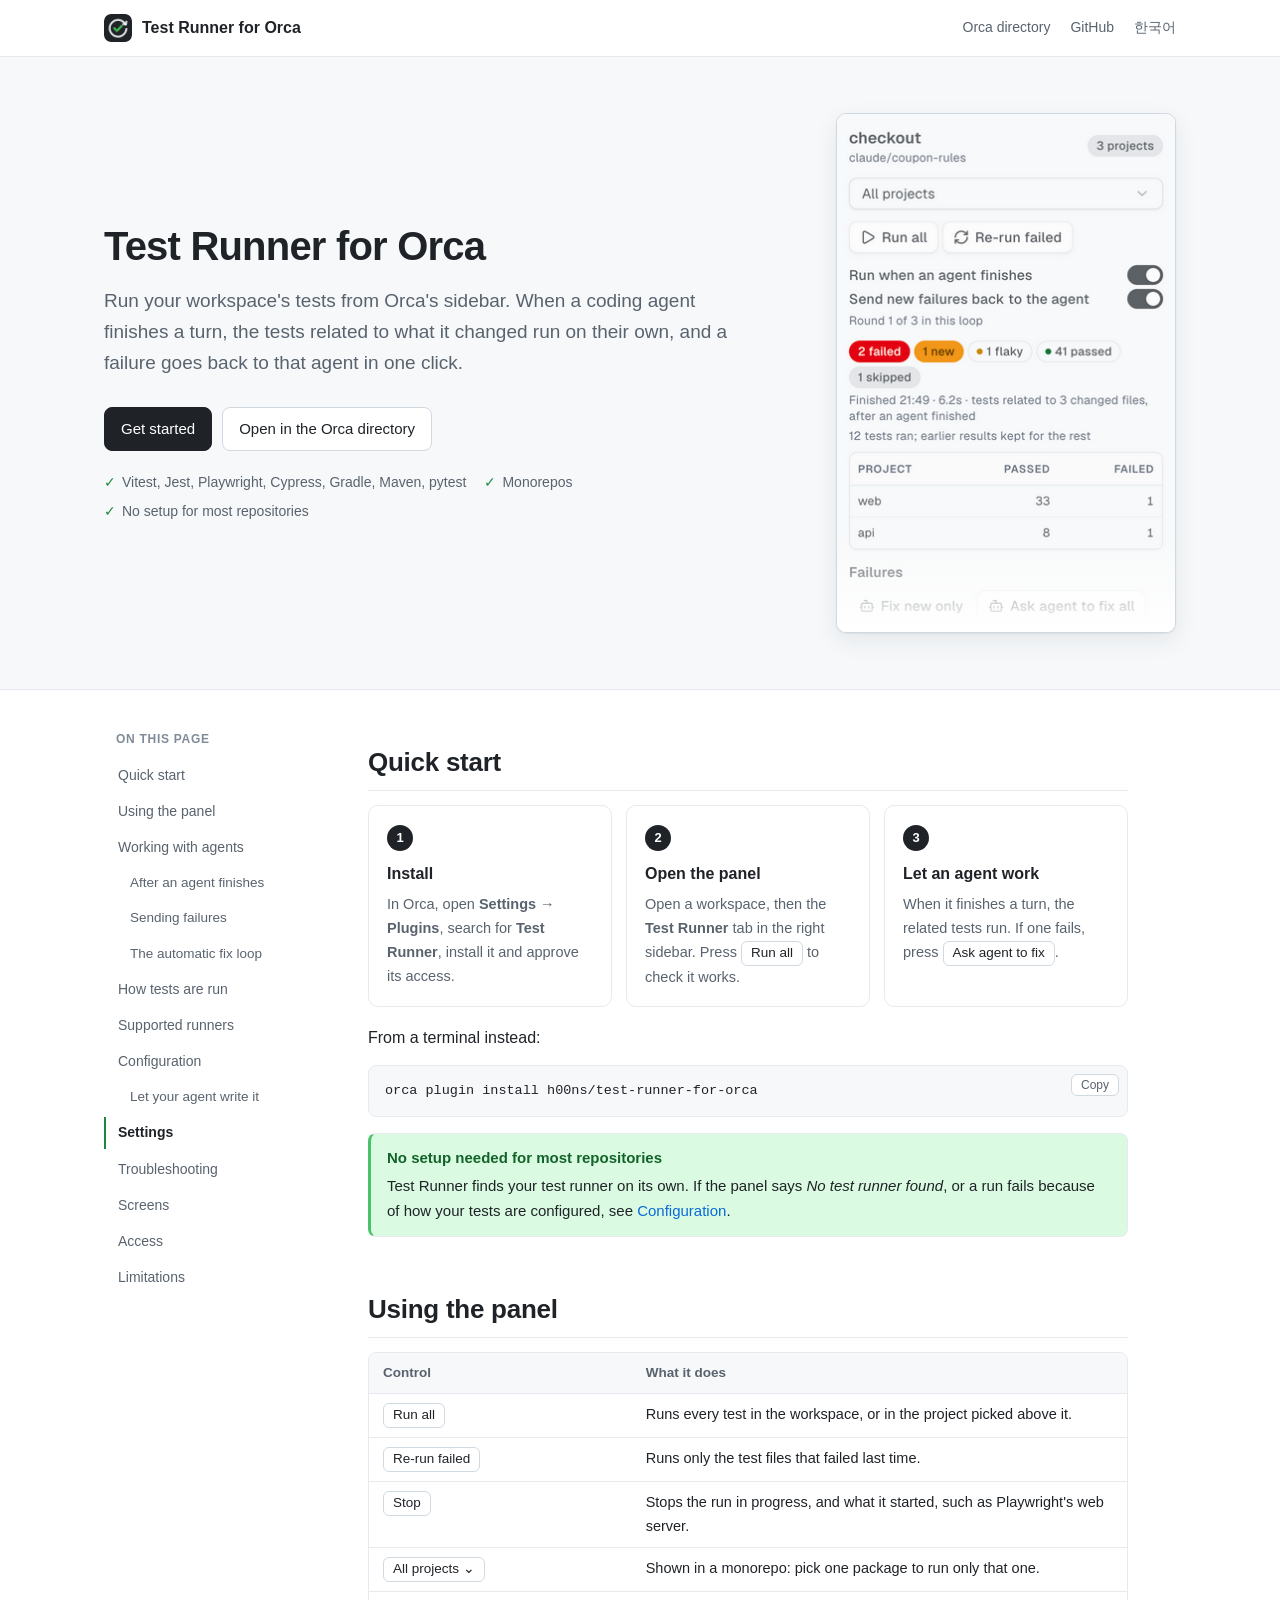
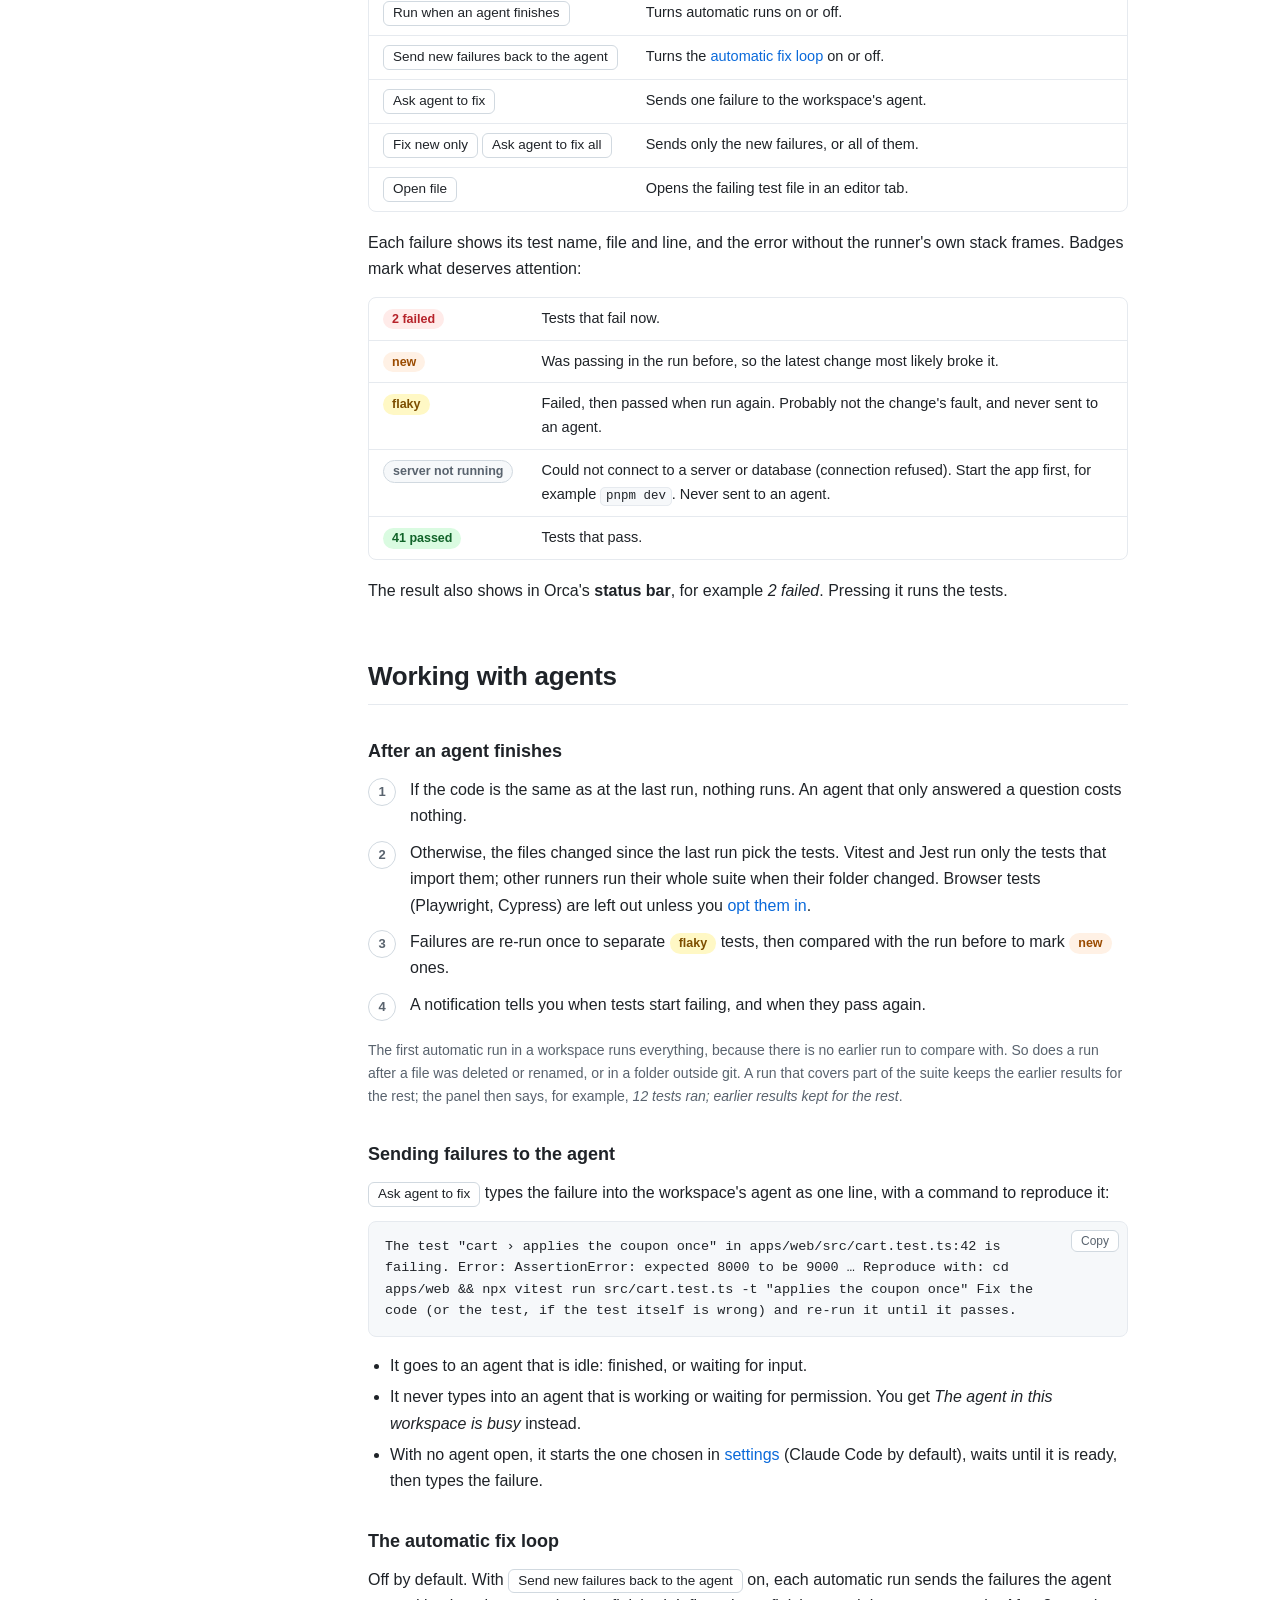
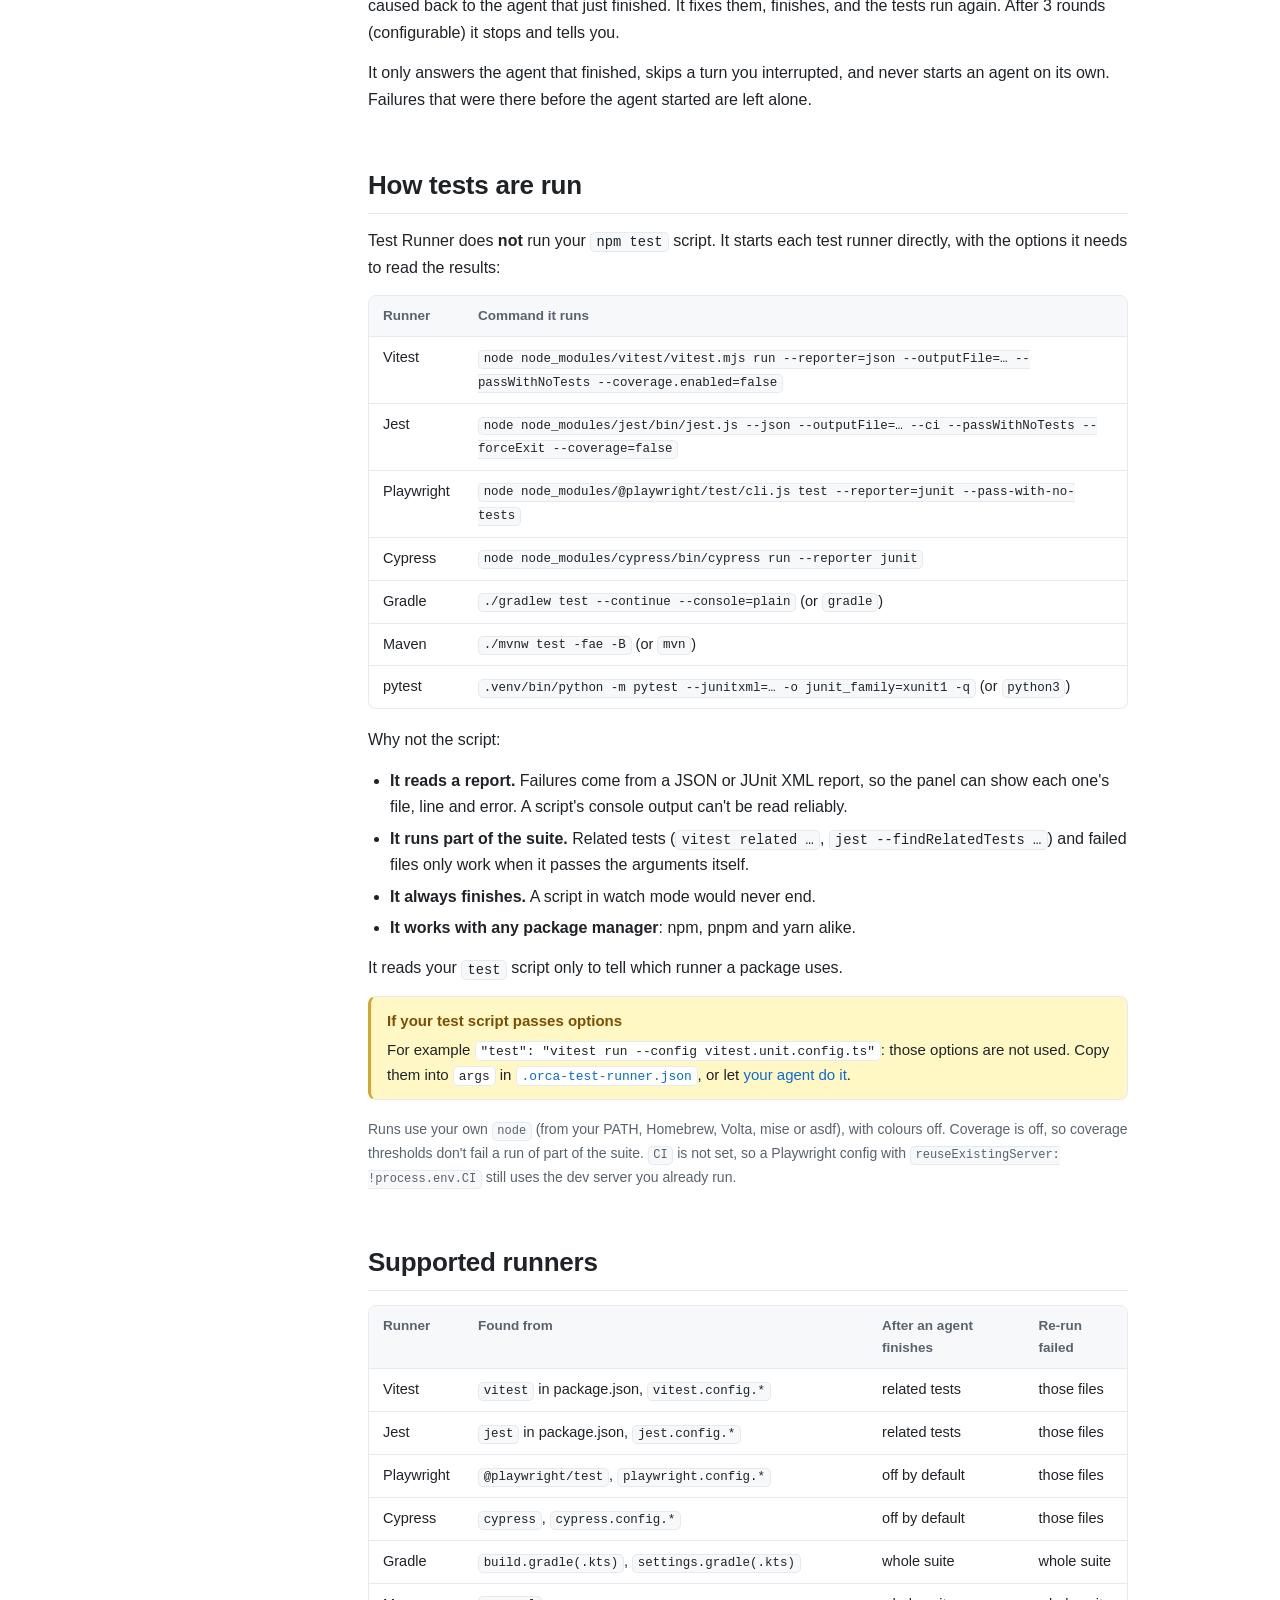
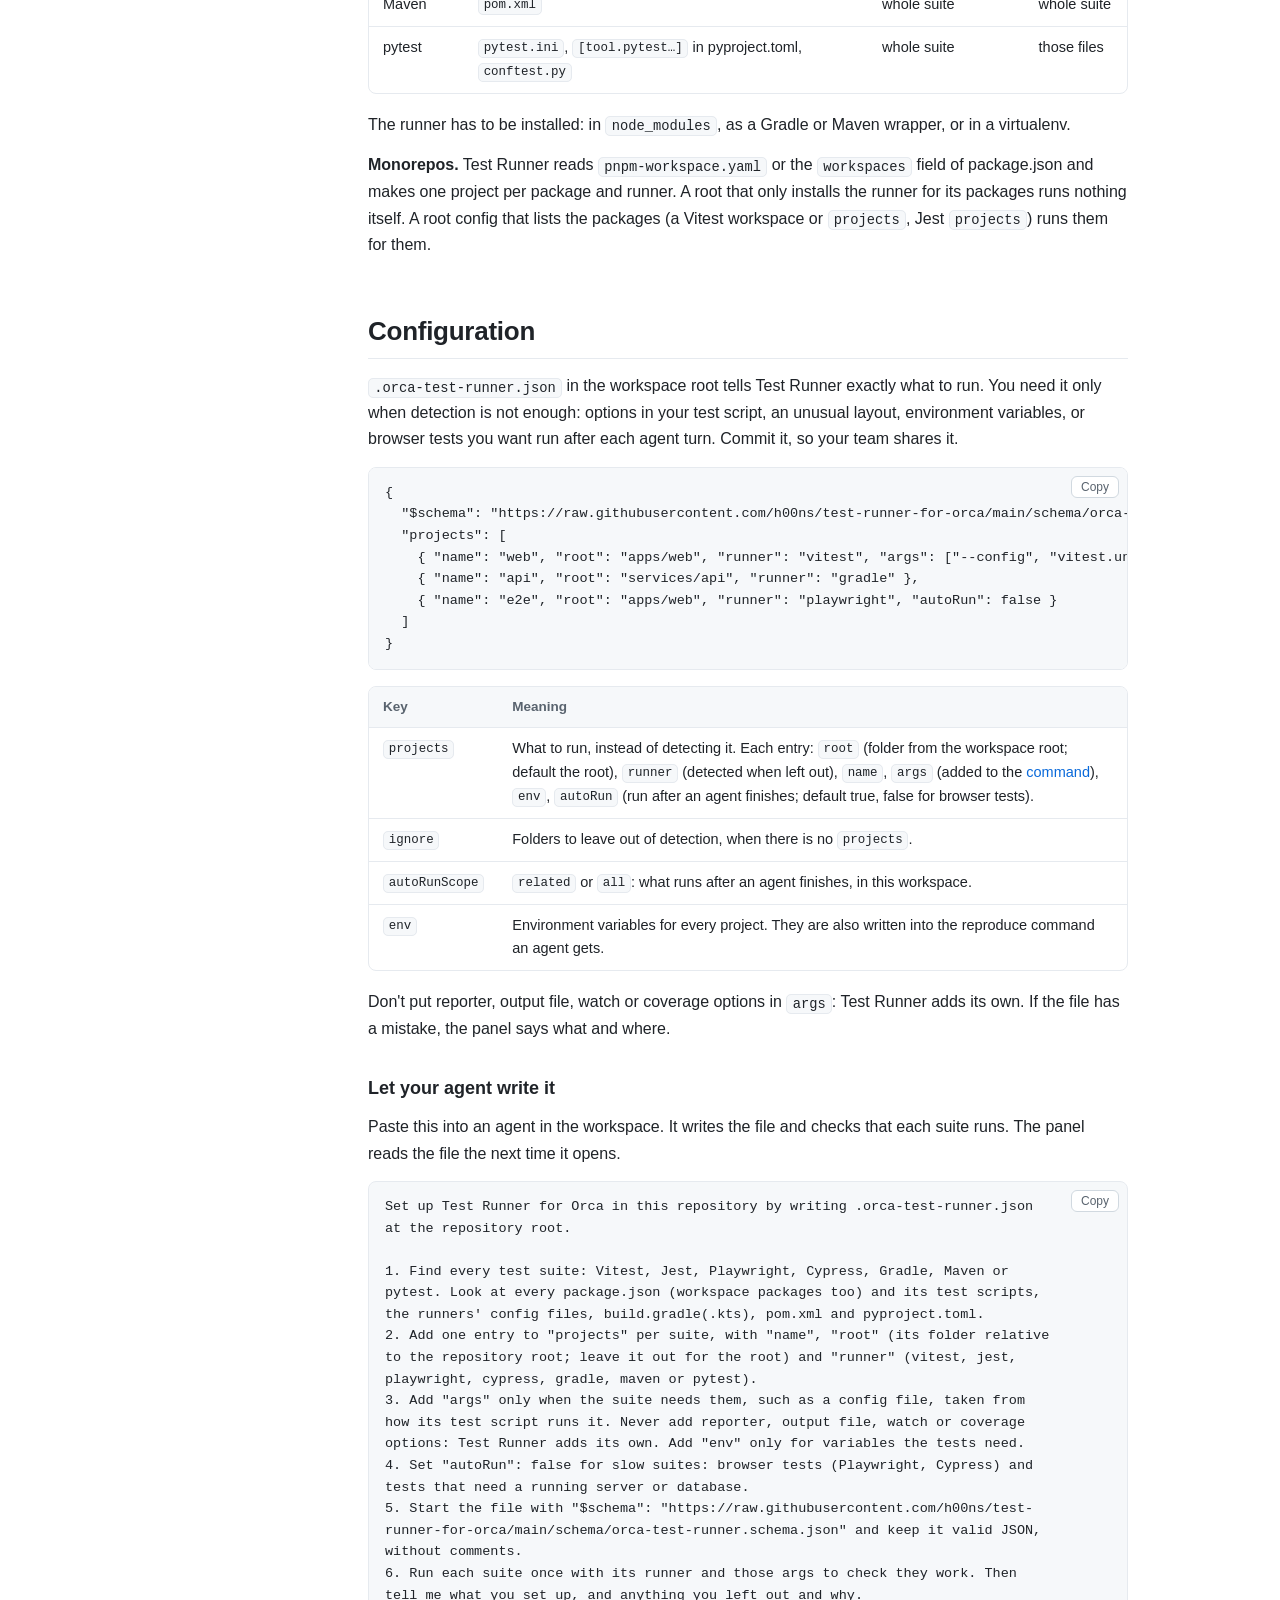
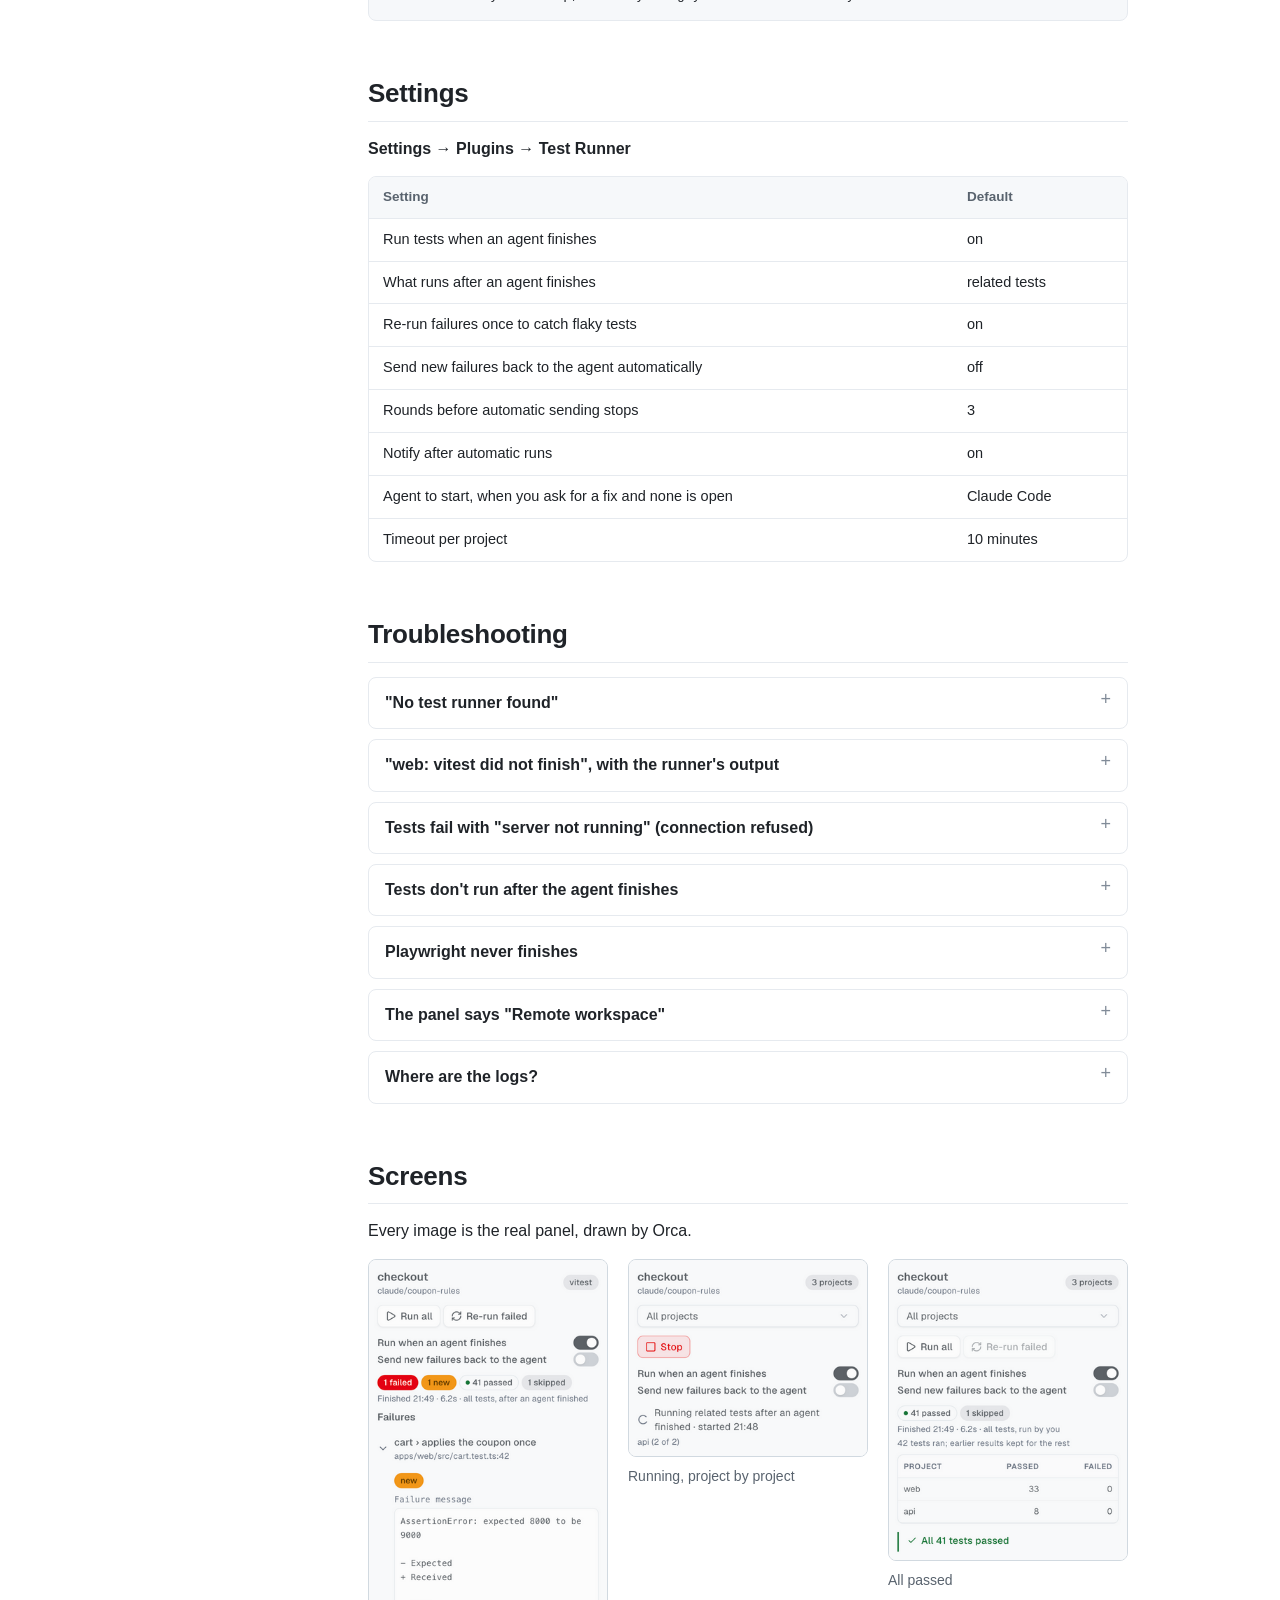
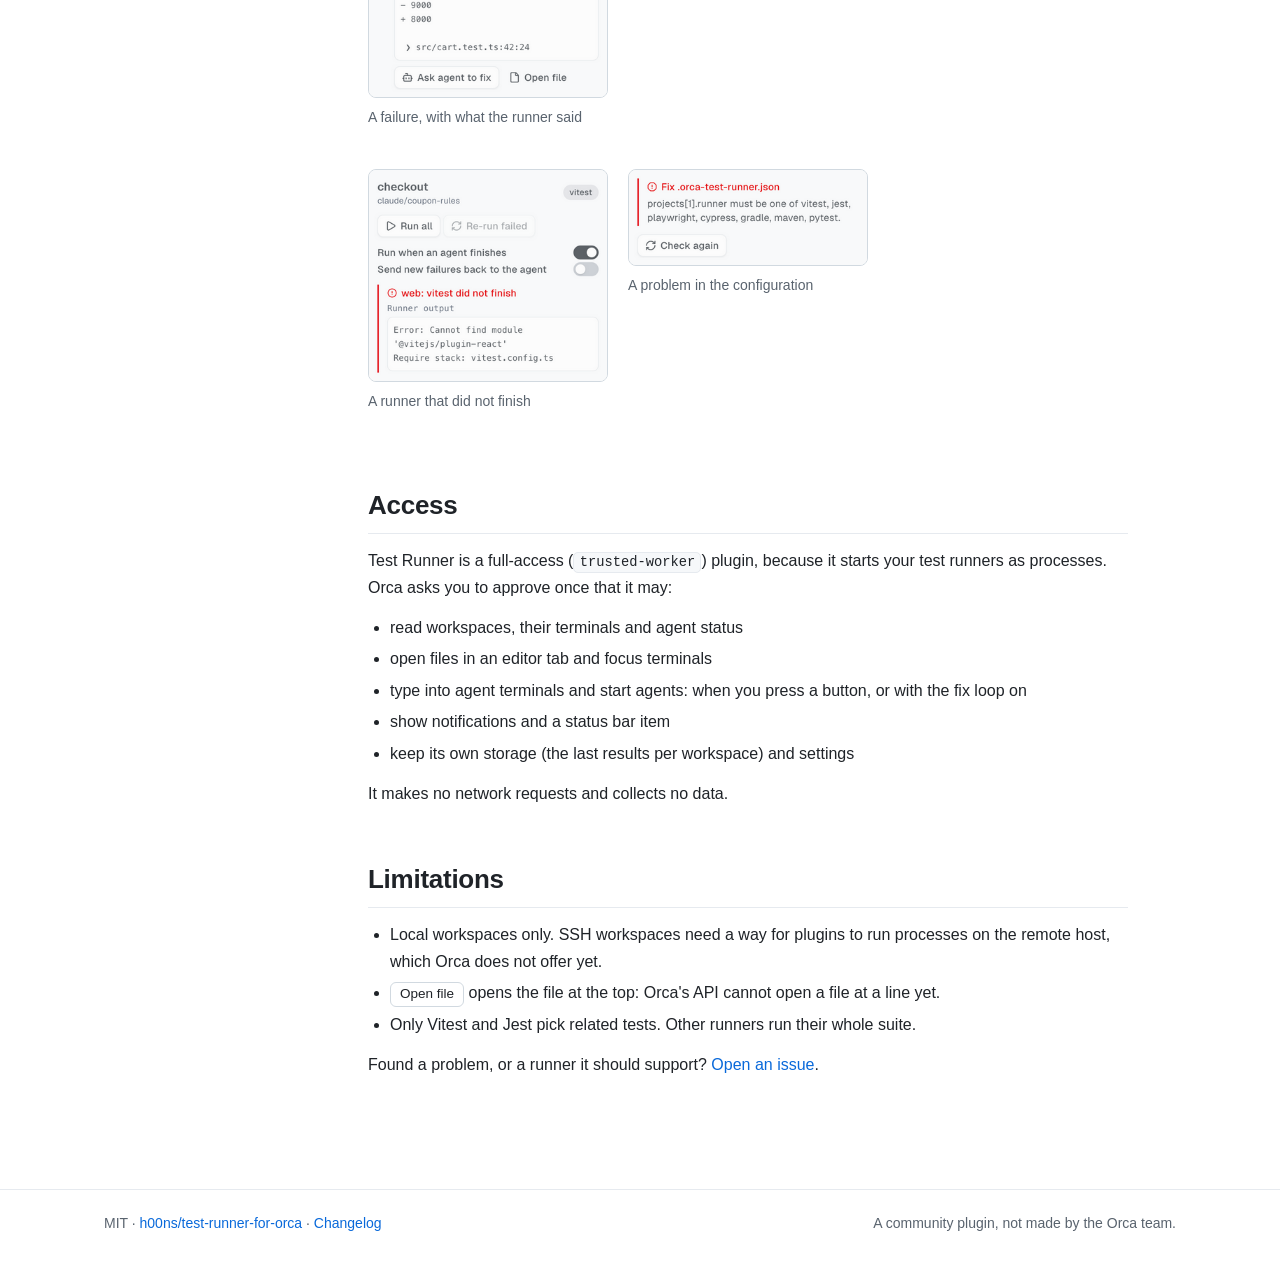
<file: index.html>
<!doctype html>
<html lang="en">
<head>
  <meta charset="utf-8" />
  <meta name="viewport" content="width=device-width, initial-scale=1" />
  <title>Test Runner for Orca</title>
  <meta name="description" content="Run your workspace's tests from Orca's sidebar. When a coding agent finishes a turn, the related tests run, and failures go back to the agent in one click." />
  <meta property="og:title" content="Test Runner for Orca" />
  <meta property="og:description" content="Run tests from Orca's sidebar, and send failures back to the agent." />
  <meta property="og:image" content="https://h00ns.github.io/test-runner-for-orca/assets/cover.png" />
  <link rel="icon" type="image/png" href="assets/icon.png" />
  <link rel="alternate" hreflang="ko" href="ko/" />
  <link rel="stylesheet" href="style.css" />
</head>
<body>
  <header class="top">
    <div class="inner">
      <a class="brand" href="./"><img src="assets/icon.png" alt="" />Test Runner for Orca</a>
      <nav>
        <a href="https://orca.dev/plugins/h00ns/test-runner-for-orca">Orca directory</a>
        <a href="https://github.com/h00ns/test-runner-for-orca">GitHub</a>
        <a href="ko/" hreflang="ko" lang="ko">한국어</a>
      </nav>
    </div>
  </header>

  <section class="hero">
    <div class="inner">
      <div>
        <h1>Test Runner for Orca</h1>
        <p class="lead">Run your workspace's tests from Orca's sidebar. When a coding agent finishes a turn, the tests related to what it changed run on their own, and a failure goes back to that agent in one click.</p>
        <div class="actions">
          <a class="btn primary" href="#quick-start">Get started</a>
          <a class="btn" href="https://orca.dev/plugins/h00ns/test-runner-for-orca">Open in the Orca directory</a>
        </div>
        <div class="meta"><span>Vitest, Jest, Playwright, Cypress, Gradle, Maven, pytest</span><span>Monorepos</span><span>No setup for most repositories</span></div>
      </div>
      <figure>
        <picture>
          <source srcset="assets/failing-dark.png" media="(prefers-color-scheme: dark)" />
          <img src="assets/failing-light.png" width="340" alt="The Test Runner panel: three projects, two failures (one new), a flaky test, and buttons that send failures to the agent" />
        </picture>
      </figure>
    </div>
  </section>

  <div class="layout">
    <aside class="toc">
      <div class="label">On this page</div>
      <ol>
        <li><a href="#quick-start">Quick start</a></li>
        <li><a href="#panel">Using the panel</a></li>
        <li><a href="#agents">Working with agents</a></li>
        <li class="sub"><a href="#after-agent">After an agent finishes</a></li>
        <li class="sub"><a href="#send">Sending failures</a></li>
        <li class="sub"><a href="#loop">The automatic fix loop</a></li>
        <li><a href="#how">How tests are run</a></li>
        <li><a href="#runners">Supported runners</a></li>
        <li><a href="#config">Configuration</a></li>
        <li class="sub"><a href="#setup-with-agent">Let your agent write it</a></li>
        <li><a href="#settings">Settings</a></li>
        <li><a href="#troubleshooting">Troubleshooting</a></li>
        <li><a href="#screens">Screens</a></li>
        <li><a href="#access">Access</a></li>
        <li><a href="#limitations">Limitations</a></li>
      </ol>
    </aside>

    <main>
      <h2 id="quick-start">Quick start</h2>
      <ol class="steps">
        <li>
          <h3>Install</h3>
          <p>In Orca, open <strong>Settings → Plugins</strong>, search for <strong>Test Runner</strong>, install it and approve its access.</p>
        </li>
        <li>
          <h3>Open the panel</h3>
          <p>Open a workspace, then the <strong>Test Runner</strong> tab in the right sidebar. Press <span class="ui">Run all</span> to check it works.</p>
        </li>
        <li>
          <h3>Let an agent work</h3>
          <p>When it finishes a turn, the related tests run. If one fails, press <span class="ui">Ask agent to fix</span>.</p>
        </li>
      </ol>
      <p>From a terminal instead:</p>
      <pre><code>orca plugin install h00ns/test-runner-for-orca</code></pre>
      <div class="callout tip">
        <span class="title">No setup needed for most repositories</span>
        Test Runner finds your test runner on its own. If the panel says <em>No test runner found</em>, or a run fails because of how your tests are configured, see <a href="#config">Configuration</a>.
      </div>

      <h2 id="panel">Using the panel</h2>
      <div class="table">
        <table>
          <thead><tr><th>Control</th><th class="wrap">What it does</th></tr></thead>
          <tbody>
            <tr><td><span class="ui">Run all</span></td><td class="wrap">Runs every test in the workspace, or in the project picked above it.</td></tr>
            <tr><td><span class="ui">Re-run failed</span></td><td class="wrap">Runs only the test files that failed last time.</td></tr>
            <tr><td><span class="ui">Stop</span></td><td class="wrap">Stops the run in progress, and what it started, such as Playwright's web server.</td></tr>
            <tr><td><span class="ui">All projects ⌄</span></td><td class="wrap">Shown in a monorepo: pick one package to run only that one.</td></tr>
            <tr><td><span class="ui">Run when an agent finishes</span></td><td class="wrap">Turns automatic runs on or off.</td></tr>
            <tr><td><span class="ui">Send new failures back to the agent</span></td><td class="wrap">Turns the <a href="#loop">automatic fix loop</a> on or off.</td></tr>
            <tr><td><span class="ui">Ask agent to fix</span></td><td class="wrap">Sends one failure to the workspace's agent.</td></tr>
            <tr><td><span class="ui">Fix new only</span> <span class="ui">Ask agent to fix all</span></td><td class="wrap">Sends only the new failures, or all of them.</td></tr>
            <tr><td><span class="ui">Open file</span></td><td class="wrap">Opens the failing test file in an editor tab.</td></tr>
          </tbody>
        </table>
      </div>
      <p>Each failure shows its test name, file and line, and the error without the runner's own stack frames. Badges mark what deserves attention:</p>
      <div class="table">
        <table>
          <tbody>
            <tr><td><span class="badge red">2 failed</span></td><td class="wrap">Tests that fail now.</td></tr>
            <tr><td><span class="badge orange">new</span></td><td class="wrap">Was passing in the run before, so the latest change most likely broke it.</td></tr>
            <tr><td><span class="badge amber">flaky</span></td><td class="wrap">Failed, then passed when run again. Probably not the change's fault, and never sent to an agent.</td></tr>
            <tr><td><span class="badge gray">server not running</span></td><td class="wrap">Could not connect to a server or database (connection refused). Start the app first, for example <code>pnpm dev</code>. Never sent to an agent.</td></tr>
            <tr><td><span class="badge green">41 passed</span></td><td class="wrap">Tests that pass.</td></tr>
          </tbody>
        </table>
      </div>
      <p>The result also shows in Orca's <strong>status bar</strong>, for example <em>2 failed</em>. Pressing it runs the tests.</p>

      <h2 id="agents">Working with agents</h2>
      <h3 id="after-agent">After an agent finishes</h3>
      <ol class="flow">
        <li><div>If the code is the same as at the last run, nothing runs. An agent that only answered a question costs nothing.</div></li>
        <li><div>Otherwise, the files changed since the last run pick the tests. Vitest and Jest run only the tests that import them; other runners run their whole suite when their folder changed. Browser tests (Playwright, Cypress) are left out unless you <a href="#config">opt them in</a>.</div></li>
        <li><div>Failures are re-run once to separate <span class="badge amber">flaky</span> tests, then compared with the run before to mark <span class="badge orange">new</span> ones.</div></li>
        <li><div>A notification tells you when tests start failing, and when they pass again.</div></li>
      </ol>
      <p class="small">The first automatic run in a workspace runs everything, because there is no earlier run to compare with. So does a run after a file was deleted or renamed, or in a folder outside git. A run that covers part of the suite keeps the earlier results for the rest; the panel then says, for example, <em>12 tests ran; earlier results kept for the rest</em>.</p>

      <h3 id="send">Sending failures to the agent</h3>
      <p><span class="ui">Ask agent to fix</span> types the failure into the workspace's agent as one line, with a command to reproduce it:</p>
      <pre class="wrap"><code>The test "cart › applies the coupon once" in apps/web/src/cart.test.ts:42 is failing. Error: AssertionError: expected 8000 to be 9000 … Reproduce with: cd apps/web &amp;&amp; npx vitest run src/cart.test.ts -t "applies the coupon once" Fix the code (or the test, if the test itself is wrong) and re-run it until it passes.</code></pre>
      <ul>
        <li>It goes to an agent that is idle: finished, or waiting for input.</li>
        <li>It never types into an agent that is working or waiting for permission. You get <em>The agent in this workspace is busy</em> instead.</li>
        <li>With no agent open, it starts the one chosen in <a href="#settings">settings</a> (Claude Code by default), waits until it is ready, then types the failure.</li>
      </ul>

      <h3 id="loop">The automatic fix loop</h3>
      <p>Off by default. With <span class="ui">Send new failures back to the agent</span> on, each automatic run sends the failures the agent caused back to the agent that just finished. It fixes them, finishes, and the tests run again. After 3 rounds (configurable) it stops and tells you.</p>
      <p>It only answers the agent that finished, skips a turn you interrupted, and never starts an agent on its own. Failures that were there before the agent started are left alone.</p>

      <h2 id="how">How tests are run</h2>
      <p>Test Runner does <strong>not</strong> run your <code>npm test</code> script. It starts each test runner directly, with the options it needs to read the results:</p>
      <div class="table">
        <table>
          <thead><tr><th>Runner</th><th class="wrap">Command it runs</th></tr></thead>
          <tbody>
            <tr><td>Vitest</td><td class="wrap"><code>node node_modules/vitest/vitest.mjs run --reporter=json --outputFile=… --passWithNoTests --coverage.enabled=false</code></td></tr>
            <tr><td>Jest</td><td class="wrap"><code>node node_modules/jest/bin/jest.js --json --outputFile=… --ci --passWithNoTests --forceExit --coverage=false</code></td></tr>
            <tr><td>Playwright</td><td class="wrap"><code>node node_modules/@playwright/test/cli.js test --reporter=junit --pass-with-no-tests</code></td></tr>
            <tr><td>Cypress</td><td class="wrap"><code>node node_modules/cypress/bin/cypress run --reporter junit</code></td></tr>
            <tr><td>Gradle</td><td class="wrap"><code>./gradlew test --continue --console=plain</code> (or <code>gradle</code>)</td></tr>
            <tr><td>Maven</td><td class="wrap"><code>./mvnw test -fae -B</code> (or <code>mvn</code>)</td></tr>
            <tr><td>pytest</td><td class="wrap"><code>.venv/bin/python -m pytest --junitxml=… -o junit_family=xunit1 -q</code> (or <code>python3</code>)</td></tr>
          </tbody>
        </table>
      </div>
      <p>Why not the script:</p>
      <ul>
        <li><strong>It reads a report.</strong> Failures come from a JSON or JUnit XML report, so the panel can show each one's file, line and error. A script's console output can't be read reliably.</li>
        <li><strong>It runs part of the suite.</strong> Related tests (<code>vitest related …</code>, <code>jest --findRelatedTests …</code>) and failed files only work when it passes the arguments itself.</li>
        <li><strong>It always finishes.</strong> A script in watch mode would never end.</li>
        <li><strong>It works with any package manager</strong>: npm, pnpm and yarn alike.</li>
      </ul>
      <p>It reads your <code>test</code> script only to tell which runner a package uses.</p>
      <div class="callout warn">
        <span class="title">If your test script passes options</span>
        For example <code>"test": "vitest run --config vitest.unit.config.ts"</code>: those options are not used. Copy them into <code>args</code> in <a href="#config"><code>.orca-test-runner.json</code></a>, or let <a href="#setup-with-agent">your agent do it</a>.
      </div>
      <p class="small">Runs use your own <code>node</code> (from your PATH, Homebrew, Volta, mise or asdf), with colours off. Coverage is off, so coverage thresholds don't fail a run of part of the suite. <code>CI</code> is not set, so a Playwright config with <code>reuseExistingServer: !process.env.CI</code> still uses the dev server you already run.</p>

      <h2 id="runners">Supported runners</h2>
      <div class="table">
        <table>
          <thead><tr><th>Runner</th><th class="wrap">Found from</th><th>After an agent finishes</th><th>Re-run failed</th></tr></thead>
          <tbody>
            <tr><td>Vitest</td><td class="wrap"><code>vitest</code> in package.json, <code>vitest.config.*</code></td><td>related tests</td><td>those files</td></tr>
            <tr><td>Jest</td><td class="wrap"><code>jest</code> in package.json, <code>jest.config.*</code></td><td>related tests</td><td>those files</td></tr>
            <tr><td>Playwright</td><td class="wrap"><code>@playwright/test</code>, <code>playwright.config.*</code></td><td>off by default</td><td>those files</td></tr>
            <tr><td>Cypress</td><td class="wrap"><code>cypress</code>, <code>cypress.config.*</code></td><td>off by default</td><td>those files</td></tr>
            <tr><td>Gradle</td><td class="wrap"><code>build.gradle(.kts)</code>, <code>settings.gradle(.kts)</code></td><td>whole suite</td><td>whole suite</td></tr>
            <tr><td>Maven</td><td class="wrap"><code>pom.xml</code></td><td>whole suite</td><td>whole suite</td></tr>
            <tr><td>pytest</td><td class="wrap"><code>pytest.ini</code>, <code>[tool.pytest…]</code> in pyproject.toml, <code>conftest.py</code></td><td>whole suite</td><td>those files</td></tr>
          </tbody>
        </table>
      </div>
      <p>The runner has to be installed: in <code>node_modules</code>, as a Gradle or Maven wrapper, or in a virtualenv.</p>
      <p><strong>Monorepos.</strong> Test Runner reads <code>pnpm-workspace.yaml</code> or the <code>workspaces</code> field of package.json and makes one project per package and runner. A root that only installs the runner for its packages runs nothing itself. A root config that lists the packages (a Vitest workspace or <code>projects</code>, Jest <code>projects</code>) runs them for them.</p>

      <h2 id="config">Configuration</h2>
      <p><code>.orca-test-runner.json</code> in the workspace root tells Test Runner exactly what to run. You need it only when detection is not enough: options in your test script, an unusual layout, environment variables, or browser tests you want run after each agent turn. Commit it, so your team shares it.</p>
      <pre><code>{
  "$schema": "https://raw.githubusercontent.com/h00ns/test-runner-for-orca/main/schema/orca-test-runner.schema.json",
  "projects": [
    { "name": "web", "root": "apps/web", "runner": "vitest", "args": ["--config", "vitest.unit.config.ts"] },
    { "name": "api", "root": "services/api", "runner": "gradle" },
    { "name": "e2e", "root": "apps/web", "runner": "playwright", "autoRun": false }
  ]
}</code></pre>
      <div class="table">
        <table>
          <thead><tr><th>Key</th><th class="wrap">Meaning</th></tr></thead>
          <tbody>
            <tr><td><code>projects</code></td><td class="wrap">What to run, instead of detecting it. Each entry: <code>root</code> (folder from the workspace root; default the root), <code>runner</code> (detected when left out), <code>name</code>, <code>args</code> (added to the <a href="#how">command</a>), <code>env</code>, <code>autoRun</code> (run after an agent finishes; default true, false for browser tests).</td></tr>
            <tr><td><code>ignore</code></td><td class="wrap">Folders to leave out of detection, when there is no <code>projects</code>.</td></tr>
            <tr><td><code>autoRunScope</code></td><td class="wrap"><code>related</code> or <code>all</code>: what runs after an agent finishes, in this workspace.</td></tr>
            <tr><td><code>env</code></td><td class="wrap">Environment variables for every project. They are also written into the reproduce command an agent gets.</td></tr>
          </tbody>
        </table>
      </div>
      <p>Don't put reporter, output file, watch or coverage options in <code>args</code>: Test Runner adds its own. If the file has a mistake, the panel says what and where.</p>

      <h3 id="setup-with-agent">Let your agent write it</h3>
      <p>Paste this into an agent in the workspace. It writes the file and checks that each suite runs. The panel reads the file the next time it opens.</p>
      <pre class="wrap"><code>Set up Test Runner for Orca in this repository by writing .orca-test-runner.json at the repository root.

1. Find every test suite: Vitest, Jest, Playwright, Cypress, Gradle, Maven or pytest. Look at every package.json (workspace packages too) and its test scripts, the runners' config files, build.gradle(.kts), pom.xml and pyproject.toml.
2. Add one entry to "projects" per suite, with "name", "root" (its folder relative to the repository root; leave it out for the root) and "runner" (vitest, jest, playwright, cypress, gradle, maven or pytest).
3. Add "args" only when the suite needs them, such as a config file, taken from how its test script runs it. Never add reporter, output file, watch or coverage options: Test Runner adds its own. Add "env" only for variables the tests need.
4. Set "autoRun": false for slow suites: browser tests (Playwright, Cypress) and tests that need a running server or database.
5. Start the file with "$schema": "https://raw.githubusercontent.com/h00ns/test-runner-for-orca/main/schema/orca-test-runner.schema.json" and keep it valid JSON, without comments.
6. Run each suite once with its runner and those args to check they work. Then tell me what you set up, and anything you left out and why.</code></pre>

      <h2 id="settings">Settings</h2>
      <p><strong>Settings → Plugins → Test Runner</strong></p>
      <div class="table">
        <table>
          <thead><tr><th class="wrap">Setting</th><th>Default</th></tr></thead>
          <tbody>
            <tr><td class="wrap">Run tests when an agent finishes</td><td>on</td></tr>
            <tr><td class="wrap">What runs after an agent finishes</td><td>related tests</td></tr>
            <tr><td class="wrap">Re-run failures once to catch flaky tests</td><td>on</td></tr>
            <tr><td class="wrap">Send new failures back to the agent automatically</td><td>off</td></tr>
            <tr><td class="wrap">Rounds before automatic sending stops</td><td>3</td></tr>
            <tr><td class="wrap">Notify after automatic runs</td><td>on</td></tr>
            <tr><td class="wrap">Agent to start, when you ask for a fix and none is open</td><td>Claude Code</td></tr>
            <tr><td class="wrap">Timeout per project</td><td>10 minutes</td></tr>
          </tbody>
        </table>
      </div>

      <h2 id="troubleshooting">Troubleshooting</h2>
      <details>
        <summary>"No test runner found"</summary>
        <div><ul>
          <li>Install dependencies first (<code>npm install</code>, <code>pnpm install</code>…): the runner must be in <code>node_modules</code>.</li>
          <li>The runner must be named in a package.json (<code>vitest</code>, <code>jest</code>…) or have its config file. For anything else, add <a href="#config"><code>.orca-test-runner.json</code></a>.</li>
        </ul></div>
      </details>
      <details>
        <summary>"web: vitest did not finish", with the runner's output</summary>
        <div><ul>
          <li>The runner started but failed before reporting. The output under it says why: often a config file, an alias or an environment variable your test script sets. Move those into <code>args</code> or <code>env</code> in <a href="#config"><code>.orca-test-runner.json</code></a>.</li>
          <li><em>Cannot find native binding</em> (rolldown, esbuild, swc): update Test Runner to 0.2.1 or later.</li>
          <li><em>exited with code 1 although no test failed</em>: the runner failed after the tests, for example on an unhandled error. The output shows it.</li>
        </ul></div>
      </details>
      <details>
        <summary>Tests fail with "server not running" (connection refused)</summary>
        <div><p>The tests need your app, an API or a database running, and it isn't. Start it (for example <code>pnpm dev</code>) and run them again, or give Playwright a <code>webServer</code> in its config so it starts the app itself.</p></div>
      </details>
      <details>
        <summary>Tests don't run after the agent finishes</summary>
        <div><ul>
          <li>Check <span class="ui">Run when an agent finishes</span> is on.</li>
          <li>They run only when files changed. <em>No tests ran</em> after a turn means no test imports the changed files.</li>
          <li>Browser tests are left out by default.</li>
        </ul></div>
      </details>
      <details>
        <summary>Playwright never finishes</summary>
        <div><p>Playwright 1.49 hangs on Node 24, also outside Orca. Update Playwright.</p></div>
      </details>
      <details>
        <summary>The panel says "Remote workspace"</summary>
        <div><p>SSH workspaces are not supported yet. See <a href="#limitations">Limitations</a>.</p></div>
      </details>
      <details>
        <summary>Where are the logs?</summary>
        <div><pre><code>orca plugin logs h00ns.test-runner</code></pre><p>They show what Test Runner ran and why. Include them when you <a href="https://github.com/h00ns/test-runner-for-orca/issues/new/choose">report a problem</a>.</p></div>
      </details>

      <h2 id="screens">Screens</h2>
      <p>Every image is the real panel, drawn by Orca.</p>
      <div class="shots">
        <figure><img src="assets/single-light.png" alt="One failing test, with its message and buttons" loading="lazy" /><figcaption>A failure, with what the runner said</figcaption></figure>
        <figure><img src="assets/running-light.png" alt="A run in progress, project 2 of 2" loading="lazy" /><figcaption>Running, project by project</figcaption></figure>
        <figure><img src="assets/passing-light.png" alt="All tests passed, per project" loading="lazy" /><figcaption>All passed</figcaption></figure>
        <figure><img src="assets/error-light.png" alt="The runner did not finish, with its output" loading="lazy" /><figcaption>A runner that did not finish</figcaption></figure>
        <figure><img src="assets/config-light.png" alt="A problem in .orca-test-runner.json" loading="lazy" /><figcaption>A problem in the configuration</figcaption></figure>
      </div>

      <h2 id="access">Access</h2>
      <p>Test Runner is a full-access (<code>trusted-worker</code>) plugin, because it starts your test runners as processes. Orca asks you to approve once that it may:</p>
      <ul>
        <li>read workspaces, their terminals and agent status</li>
        <li>open files in an editor tab and focus terminals</li>
        <li>type into agent terminals and start agents: when you press a button, or with the fix loop on</li>
        <li>show notifications and a status bar item</li>
        <li>keep its own storage (the last results per workspace) and settings</li>
      </ul>
      <p>It makes no network requests and collects no data.</p>

      <h2 id="limitations">Limitations</h2>
      <ul>
        <li>Local workspaces only. SSH workspaces need a way for plugins to run processes on the remote host, which Orca does not offer yet.</li>
        <li><span class="ui">Open file</span> opens the file at the top: Orca's API cannot open a file at a line yet.</li>
        <li>Only Vitest and Jest pick related tests. Other runners run their whole suite.</li>
      </ul>
      <p>Found a problem, or a runner it should support? <a href="https://github.com/h00ns/test-runner-for-orca/issues/new/choose">Open an issue</a>.</p>
    </main>
  </div>

  <footer>
    <div class="inner">
      <span>MIT · <a href="https://github.com/h00ns/test-runner-for-orca">h00ns/test-runner-for-orca</a> · <a href="https://github.com/h00ns/test-runner-for-orca/blob/main/CHANGELOG.md">Changelog</a></span>
      <span>A community plugin, not made by the Orca team.</span>
    </div>
  </footer>

  <script src="site.js"></script>
</body>
</html>
</file>
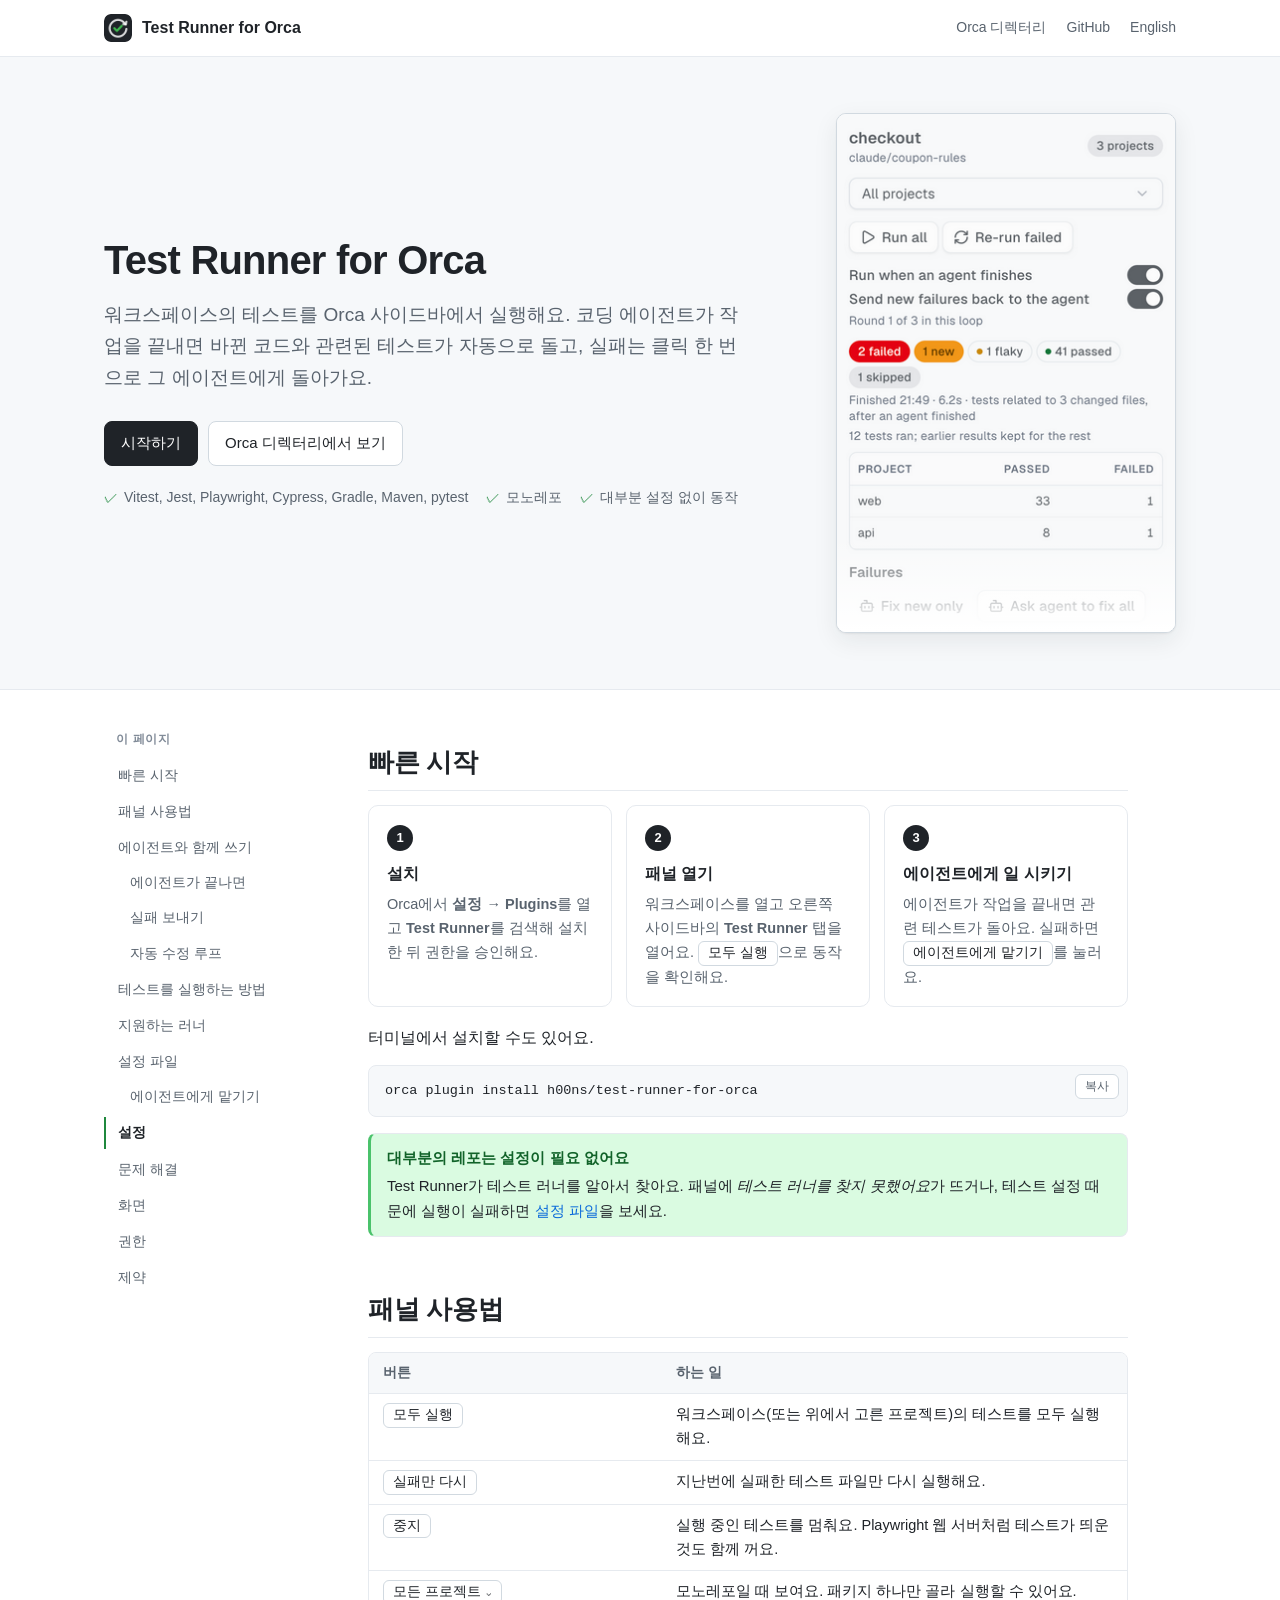
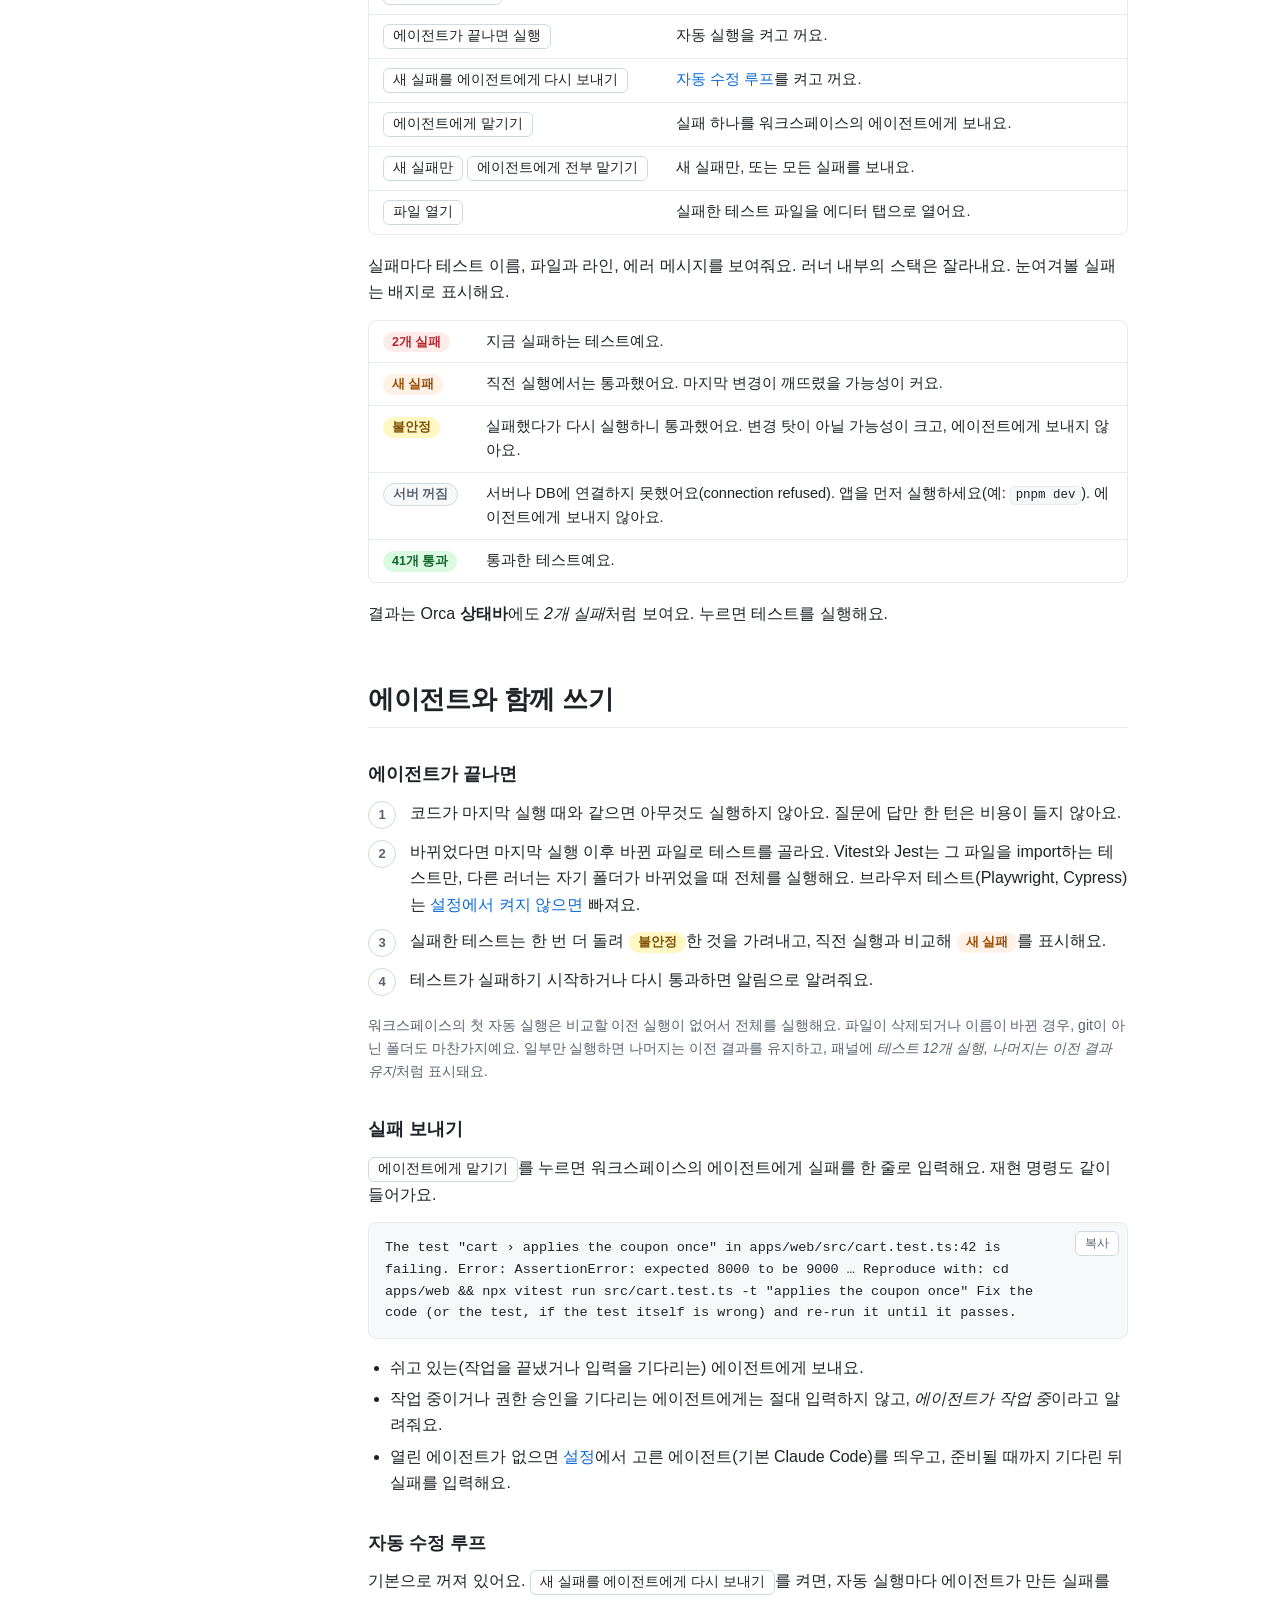
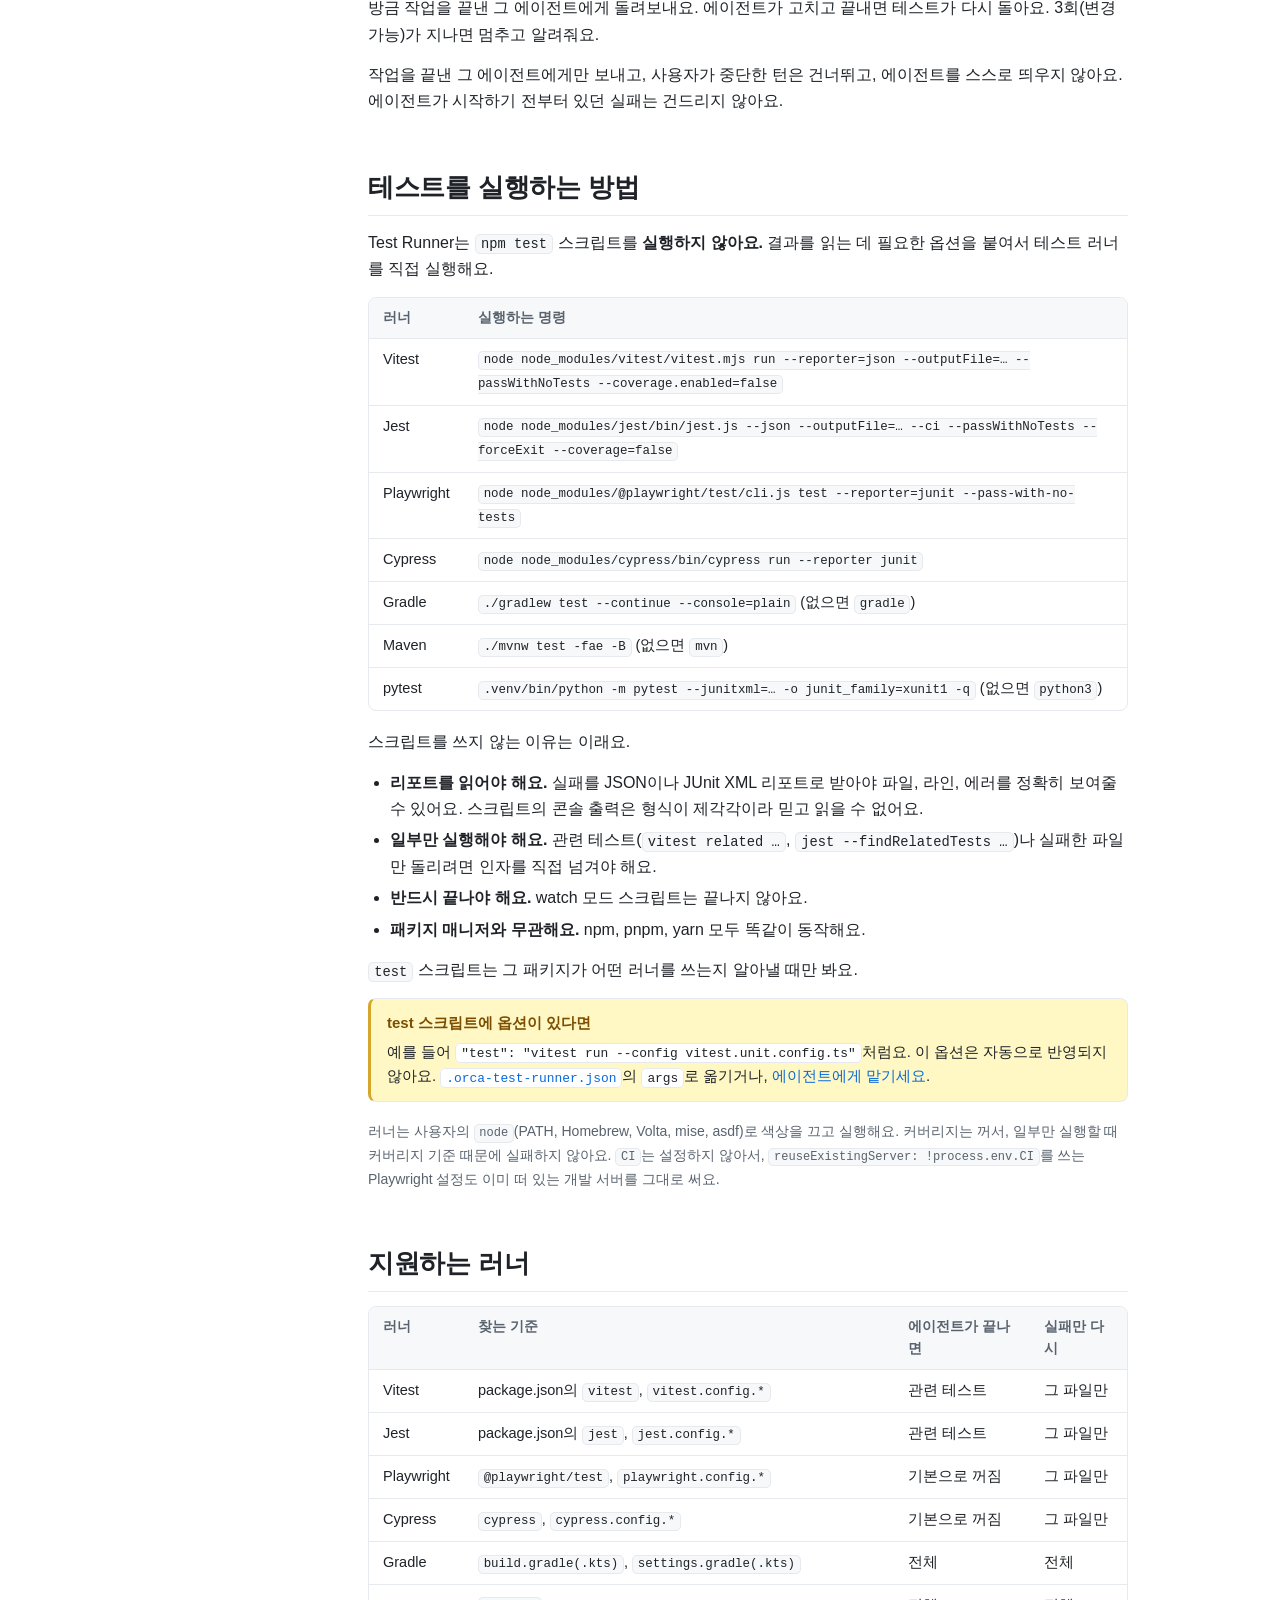
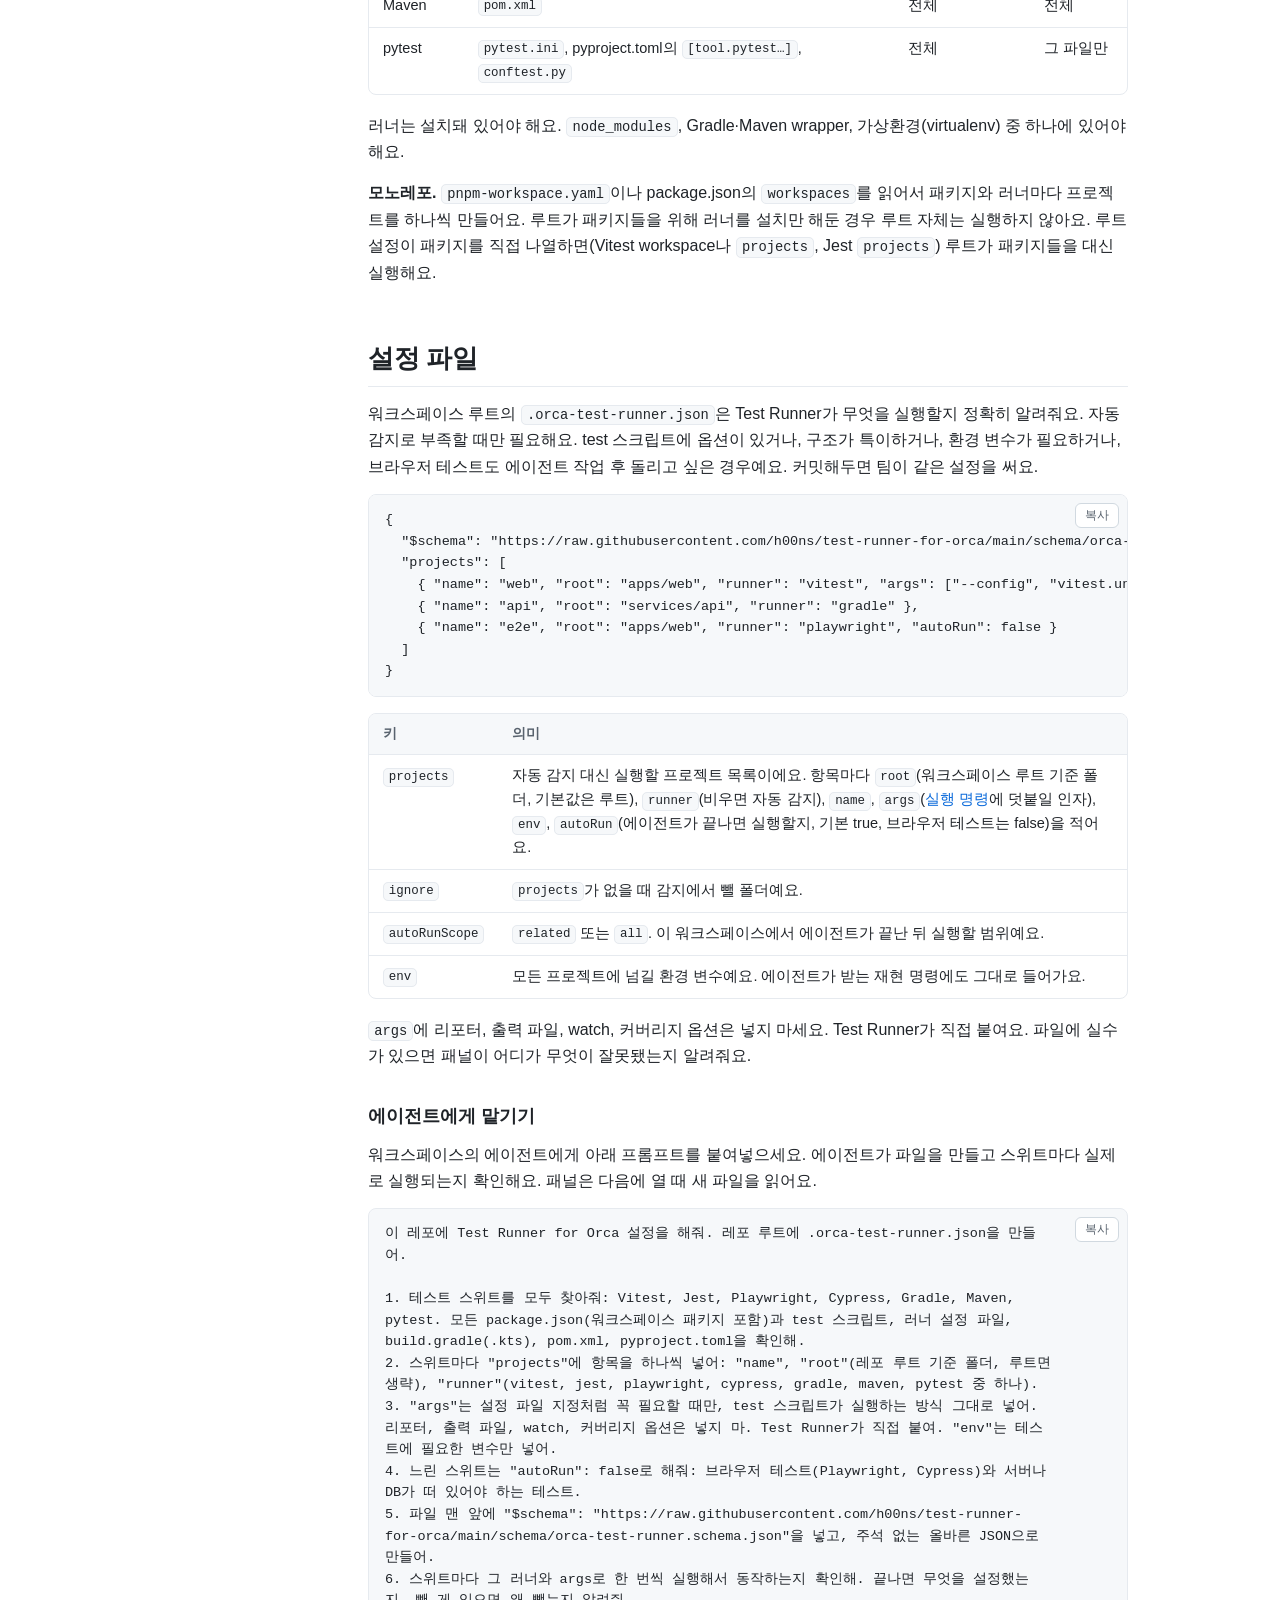
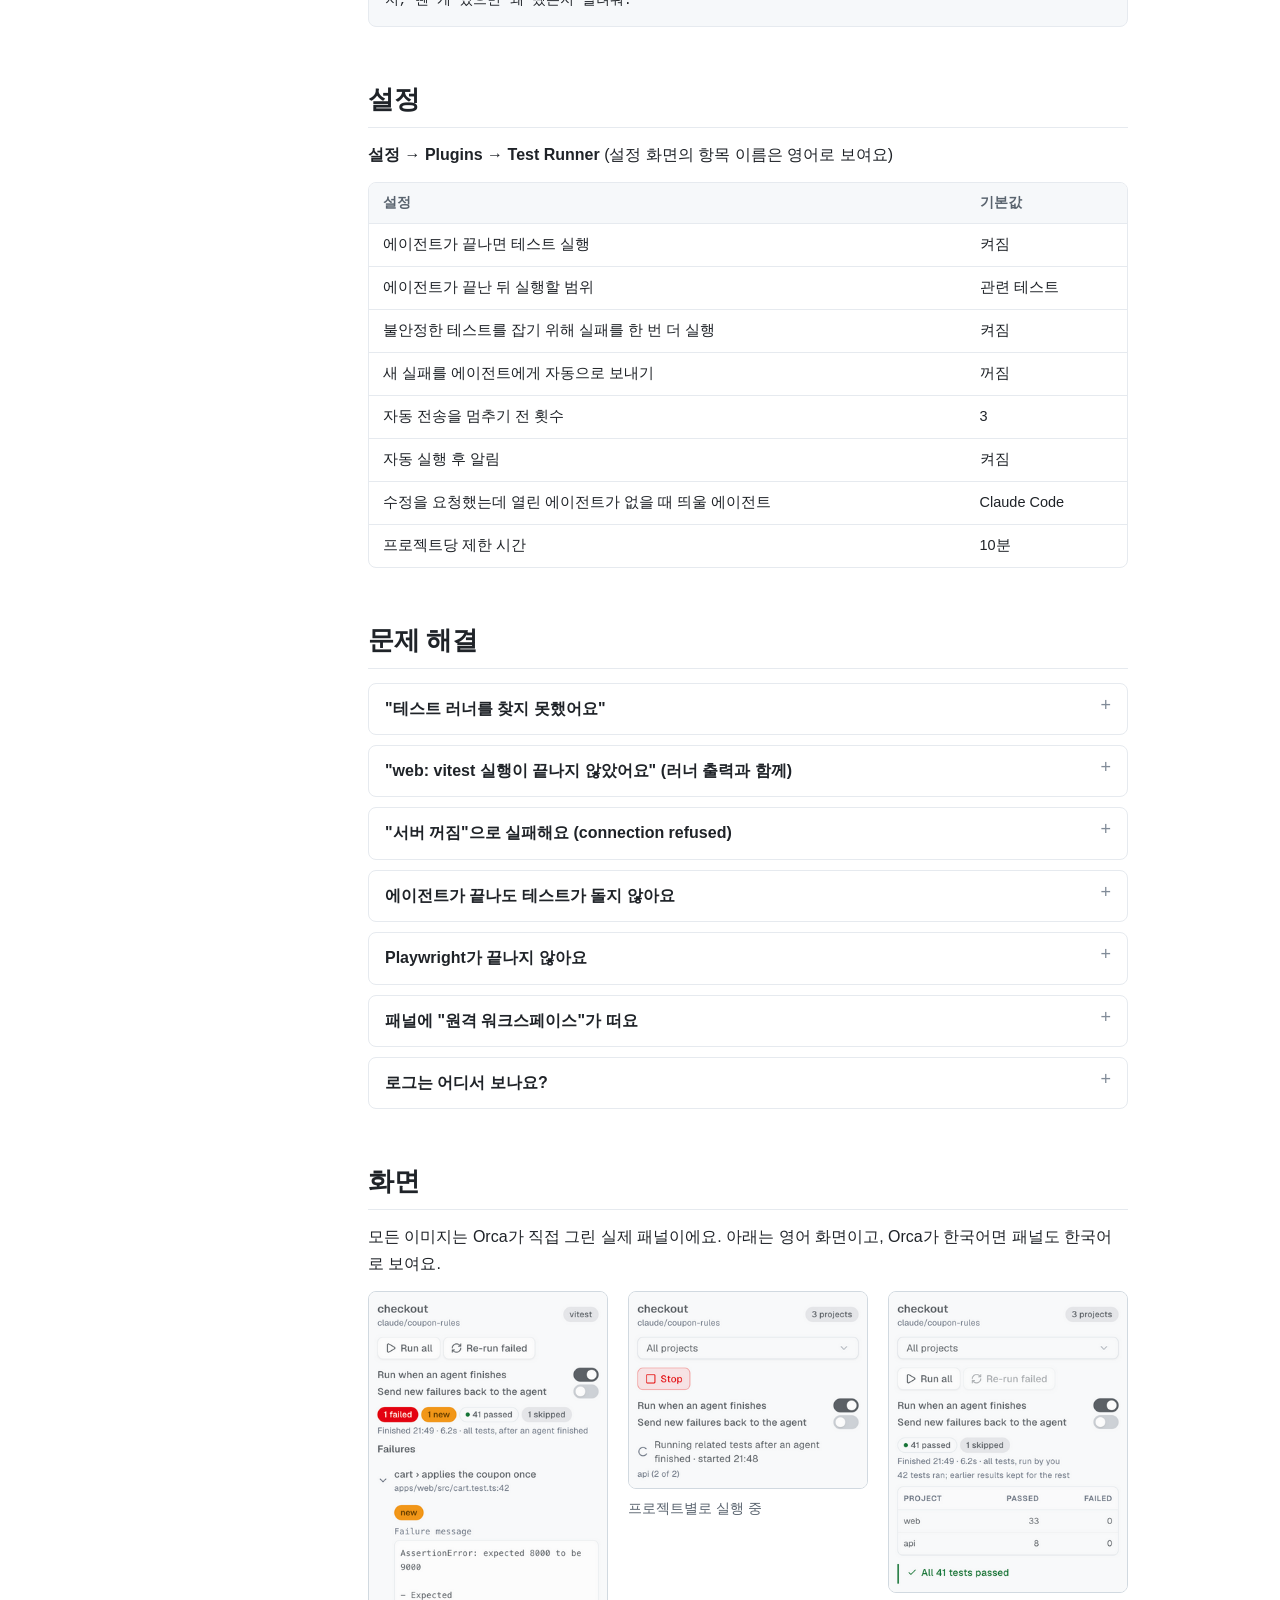
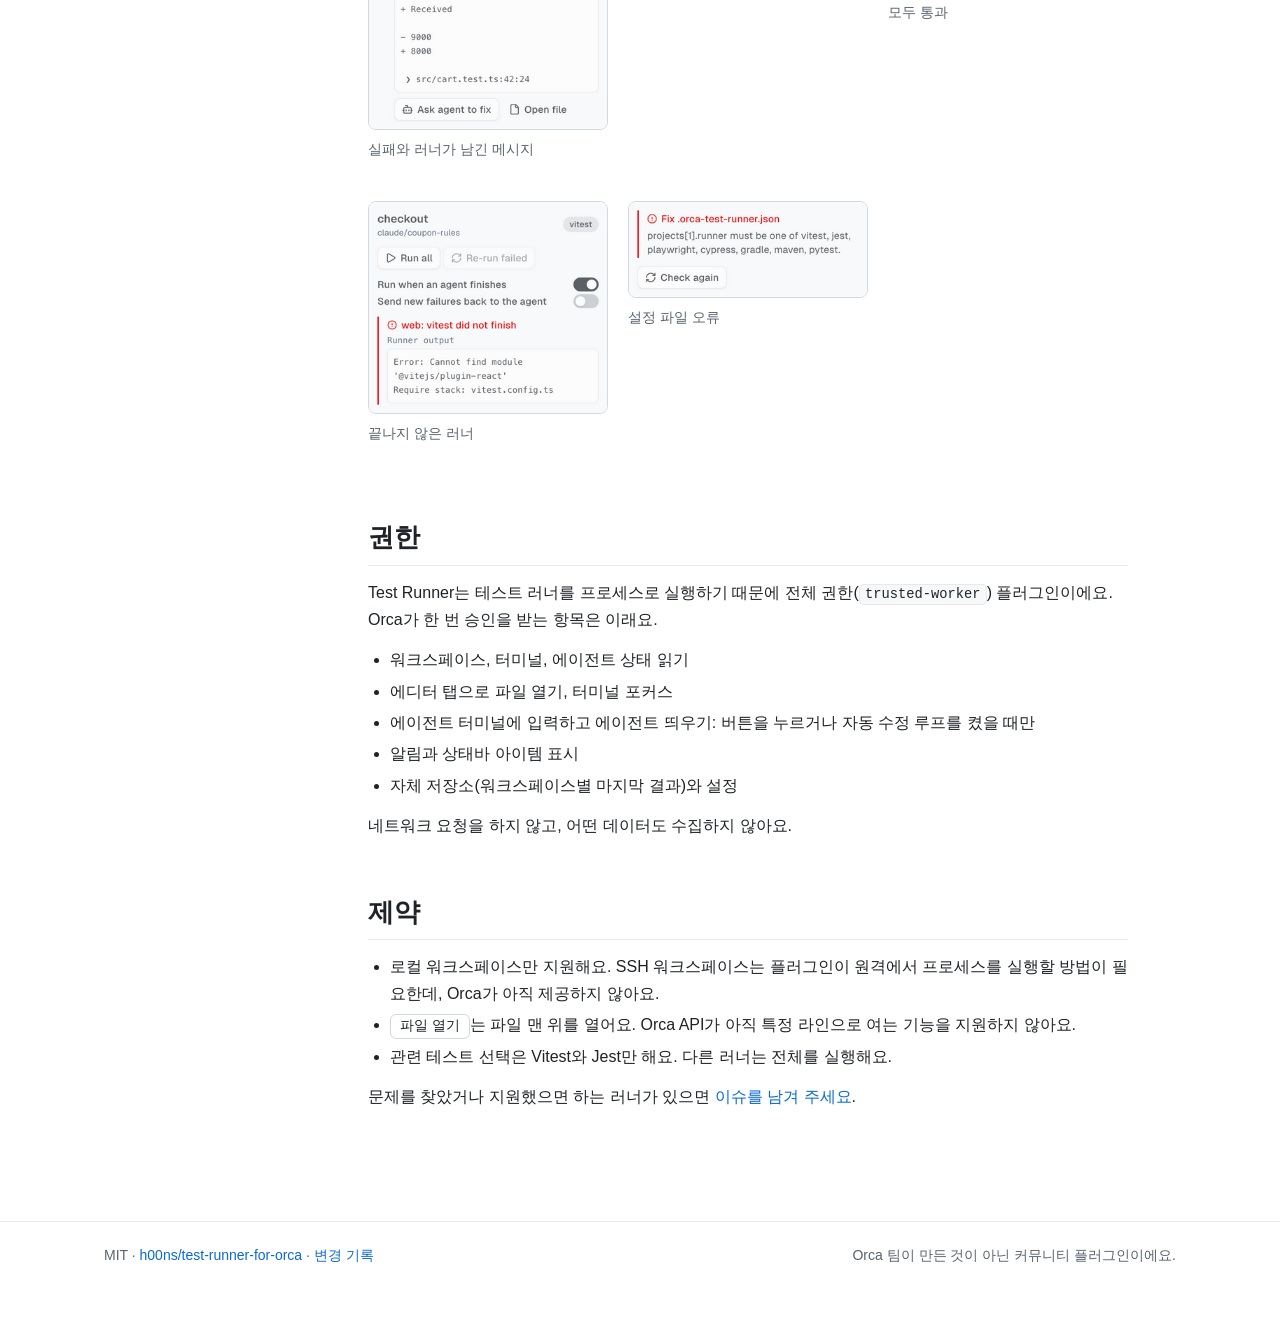
<file: ko/index.html>
<!doctype html>
<html lang="ko">
<head>
  <meta charset="utf-8" />
  <meta name="viewport" content="width=device-width, initial-scale=1" />
  <title>Test Runner for Orca</title>
  <meta name="description" content="워크스페이스의 테스트를 Orca 사이드바에서 실행해요. 코딩 에이전트가 작업을 끝내면 관련 테스트가 자동으로 돌고, 실패는 클릭 한 번으로 에이전트에게 돌아가요." />
  <meta property="og:title" content="Test Runner for Orca" />
  <meta property="og:description" content="Orca 사이드바에서 테스트를 실행하고, 실패를 에이전트에게 돌려보내요." />
  <meta property="og:image" content="https://h00ns.github.io/test-runner-for-orca/assets/cover.png" />
  <link rel="icon" type="image/png" href="../assets/icon.png" />
  <link rel="alternate" hreflang="en" href="../" />
  <link rel="stylesheet" href="../style.css" />
</head>
<body>
  <header class="top">
    <div class="inner">
      <a class="brand" href="./"><img src="../assets/icon.png" alt="" />Test Runner for Orca</a>
      <nav>
        <a href="https://orca.dev/plugins/h00ns/test-runner-for-orca">Orca 디렉터리</a>
        <a href="https://github.com/h00ns/test-runner-for-orca">GitHub</a>
        <a href="../" hreflang="en" lang="en">English</a>
      </nav>
    </div>
  </header>

  <section class="hero">
    <div class="inner">
      <div>
        <h1>Test Runner for Orca</h1>
        <p class="lead">워크스페이스의 테스트를 Orca 사이드바에서 실행해요. 코딩 에이전트가 작업을 끝내면 바뀐 코드와 관련된 테스트가 자동으로 돌고, 실패는 클릭 한 번으로 그 에이전트에게 돌아가요.</p>
        <div class="actions">
          <a class="btn primary" href="#quick-start">시작하기</a>
          <a class="btn" href="https://orca.dev/plugins/h00ns/test-runner-for-orca">Orca 디렉터리에서 보기</a>
        </div>
        <div class="meta"><span>Vitest, Jest, Playwright, Cypress, Gradle, Maven, pytest</span><span>모노레포</span><span>대부분 설정 없이 동작</span></div>
      </div>
      <figure>
        <picture>
          <source srcset="../assets/failing-dark.png" media="(prefers-color-scheme: dark)" />
          <img src="../assets/failing-light.png" width="340" alt="Test Runner 패널: 프로젝트 3개, 실패 2개(그중 1개는 새 실패), 불안정한 테스트 1개, 실패를 에이전트에게 보내는 버튼" />
        </picture>
      </figure>
    </div>
  </section>

  <div class="layout">
    <aside class="toc">
      <div class="label">이 페이지</div>
      <ol>
        <li><a href="#quick-start">빠른 시작</a></li>
        <li><a href="#panel">패널 사용법</a></li>
        <li><a href="#agents">에이전트와 함께 쓰기</a></li>
        <li class="sub"><a href="#after-agent">에이전트가 끝나면</a></li>
        <li class="sub"><a href="#send">실패 보내기</a></li>
        <li class="sub"><a href="#loop">자동 수정 루프</a></li>
        <li><a href="#how">테스트를 실행하는 방법</a></li>
        <li><a href="#runners">지원하는 러너</a></li>
        <li><a href="#config">설정 파일</a></li>
        <li class="sub"><a href="#setup-with-agent">에이전트에게 맡기기</a></li>
        <li><a href="#settings">설정</a></li>
        <li><a href="#troubleshooting">문제 해결</a></li>
        <li><a href="#screens">화면</a></li>
        <li><a href="#access">권한</a></li>
        <li><a href="#limitations">제약</a></li>
      </ol>
    </aside>

    <main>
      <h2 id="quick-start">빠른 시작</h2>
      <ol class="steps">
        <li>
          <h3>설치</h3>
          <p>Orca에서 <strong>설정 → Plugins</strong>를 열고 <strong>Test Runner</strong>를 검색해 설치한 뒤 권한을 승인해요.</p>
        </li>
        <li>
          <h3>패널 열기</h3>
          <p>워크스페이스를 열고 오른쪽 사이드바의 <strong>Test Runner</strong> 탭을 열어요. <span class="ui">모두 실행</span>으로 동작을 확인해요.</p>
        </li>
        <li>
          <h3>에이전트에게 일 시키기</h3>
          <p>에이전트가 작업을 끝내면 관련 테스트가 돌아요. 실패하면 <span class="ui">에이전트에게 맡기기</span>를 눌러요.</p>
        </li>
      </ol>
      <p>터미널에서 설치할 수도 있어요.</p>
      <pre><code>orca plugin install h00ns/test-runner-for-orca</code></pre>
      <div class="callout tip">
        <span class="title">대부분의 레포는 설정이 필요 없어요</span>
        Test Runner가 테스트 러너를 알아서 찾아요. 패널에 <em>테스트 러너를 찾지 못했어요</em>가 뜨거나, 테스트 설정 때문에 실행이 실패하면 <a href="#config">설정 파일</a>을 보세요.
      </div>

      <h2 id="panel">패널 사용법</h2>
      <div class="table">
        <table>
          <thead><tr><th>버튼</th><th class="wrap">하는 일</th></tr></thead>
          <tbody>
            <tr><td><span class="ui">모두 실행</span></td><td class="wrap">워크스페이스(또는 위에서 고른 프로젝트)의 테스트를 모두 실행해요.</td></tr>
            <tr><td><span class="ui">실패만 다시</span></td><td class="wrap">지난번에 실패한 테스트 파일만 다시 실행해요.</td></tr>
            <tr><td><span class="ui">중지</span></td><td class="wrap">실행 중인 테스트를 멈춰요. Playwright 웹 서버처럼 테스트가 띄운 것도 함께 꺼요.</td></tr>
            <tr><td><span class="ui">모든 프로젝트 ⌄</span></td><td class="wrap">모노레포일 때 보여요. 패키지 하나만 골라 실행할 수 있어요.</td></tr>
            <tr><td><span class="ui">에이전트가 끝나면 실행</span></td><td class="wrap">자동 실행을 켜고 꺼요.</td></tr>
            <tr><td><span class="ui">새 실패를 에이전트에게 다시 보내기</span></td><td class="wrap"><a href="#loop">자동 수정 루프</a>를 켜고 꺼요.</td></tr>
            <tr><td><span class="ui">에이전트에게 맡기기</span></td><td class="wrap">실패 하나를 워크스페이스의 에이전트에게 보내요.</td></tr>
            <tr><td><span class="ui">새 실패만</span> <span class="ui">에이전트에게 전부 맡기기</span></td><td class="wrap">새 실패만, 또는 모든 실패를 보내요.</td></tr>
            <tr><td><span class="ui">파일 열기</span></td><td class="wrap">실패한 테스트 파일을 에디터 탭으로 열어요.</td></tr>
          </tbody>
        </table>
      </div>
      <p>실패마다 테스트 이름, 파일과 라인, 에러 메시지를 보여줘요. 러너 내부의 스택은 잘라내요. 눈여겨볼 실패는 배지로 표시해요.</p>
      <div class="table">
        <table>
          <tbody>
            <tr><td><span class="badge red">2개 실패</span></td><td class="wrap">지금 실패하는 테스트예요.</td></tr>
            <tr><td><span class="badge orange">새 실패</span></td><td class="wrap">직전 실행에서는 통과했어요. 마지막 변경이 깨뜨렸을 가능성이 커요.</td></tr>
            <tr><td><span class="badge amber">불안정</span></td><td class="wrap">실패했다가 다시 실행하니 통과했어요. 변경 탓이 아닐 가능성이 크고, 에이전트에게 보내지 않아요.</td></tr>
            <tr><td><span class="badge gray">서버 꺼짐</span></td><td class="wrap">서버나 DB에 연결하지 못했어요(connection refused). 앱을 먼저 실행하세요(예: <code>pnpm dev</code>). 에이전트에게 보내지 않아요.</td></tr>
            <tr><td><span class="badge green">41개 통과</span></td><td class="wrap">통과한 테스트예요.</td></tr>
          </tbody>
        </table>
      </div>
      <p>결과는 Orca <strong>상태바</strong>에도 <em>2개 실패</em>처럼 보여요. 누르면 테스트를 실행해요.</p>

      <h2 id="agents">에이전트와 함께 쓰기</h2>
      <h3 id="after-agent">에이전트가 끝나면</h3>
      <ol class="flow">
        <li><div>코드가 마지막 실행 때와 같으면 아무것도 실행하지 않아요. 질문에 답만 한 턴은 비용이 들지 않아요.</div></li>
        <li><div>바뀌었다면 마지막 실행 이후 바뀐 파일로 테스트를 골라요. Vitest와 Jest는 그 파일을 import하는 테스트만, 다른 러너는 자기 폴더가 바뀌었을 때 전체를 실행해요. 브라우저 테스트(Playwright, Cypress)는 <a href="#config">설정에서 켜지 않으면</a> 빠져요.</div></li>
        <li><div>실패한 테스트는 한 번 더 돌려 <span class="badge amber">불안정</span>한 것을 가려내고, 직전 실행과 비교해 <span class="badge orange">새 실패</span>를 표시해요.</div></li>
        <li><div>테스트가 실패하기 시작하거나 다시 통과하면 알림으로 알려줘요.</div></li>
      </ol>
      <p class="small">워크스페이스의 첫 자동 실행은 비교할 이전 실행이 없어서 전체를 실행해요. 파일이 삭제되거나 이름이 바뀐 경우, git이 아닌 폴더도 마찬가지예요. 일부만 실행하면 나머지는 이전 결과를 유지하고, 패널에 <em>테스트 12개 실행, 나머지는 이전 결과 유지</em>처럼 표시돼요.</p>

      <h3 id="send">실패 보내기</h3>
      <p><span class="ui">에이전트에게 맡기기</span>를 누르면 워크스페이스의 에이전트에게 실패를 한 줄로 입력해요. 재현 명령도 같이 들어가요.</p>
      <pre class="wrap"><code>The test "cart › applies the coupon once" in apps/web/src/cart.test.ts:42 is failing. Error: AssertionError: expected 8000 to be 9000 … Reproduce with: cd apps/web &amp;&amp; npx vitest run src/cart.test.ts -t "applies the coupon once" Fix the code (or the test, if the test itself is wrong) and re-run it until it passes.</code></pre>
      <ul>
        <li>쉬고 있는(작업을 끝냈거나 입력을 기다리는) 에이전트에게 보내요.</li>
        <li>작업 중이거나 권한 승인을 기다리는 에이전트에게는 절대 입력하지 않고, <em>에이전트가 작업 중</em>이라고 알려줘요.</li>
        <li>열린 에이전트가 없으면 <a href="#settings">설정</a>에서 고른 에이전트(기본 Claude Code)를 띄우고, 준비될 때까지 기다린 뒤 실패를 입력해요.</li>
      </ul>

      <h3 id="loop">자동 수정 루프</h3>
      <p>기본으로 꺼져 있어요. <span class="ui">새 실패를 에이전트에게 다시 보내기</span>를 켜면, 자동 실행마다 에이전트가 만든 실패를 방금 작업을 끝낸 그 에이전트에게 돌려보내요. 에이전트가 고치고 끝내면 테스트가 다시 돌아요. 3회(변경 가능)가 지나면 멈추고 알려줘요.</p>
      <p>작업을 끝낸 그 에이전트에게만 보내고, 사용자가 중단한 턴은 건너뛰고, 에이전트를 스스로 띄우지 않아요. 에이전트가 시작하기 전부터 있던 실패는 건드리지 않아요.</p>

      <h2 id="how">테스트를 실행하는 방법</h2>
      <p>Test Runner는 <code>npm test</code> 스크립트를 <strong>실행하지 않아요.</strong> 결과를 읽는 데 필요한 옵션을 붙여서 테스트 러너를 직접 실행해요.</p>
      <div class="table">
        <table>
          <thead><tr><th>러너</th><th class="wrap">실행하는 명령</th></tr></thead>
          <tbody>
            <tr><td>Vitest</td><td class="wrap"><code>node node_modules/vitest/vitest.mjs run --reporter=json --outputFile=… --passWithNoTests --coverage.enabled=false</code></td></tr>
            <tr><td>Jest</td><td class="wrap"><code>node node_modules/jest/bin/jest.js --json --outputFile=… --ci --passWithNoTests --forceExit --coverage=false</code></td></tr>
            <tr><td>Playwright</td><td class="wrap"><code>node node_modules/@playwright/test/cli.js test --reporter=junit --pass-with-no-tests</code></td></tr>
            <tr><td>Cypress</td><td class="wrap"><code>node node_modules/cypress/bin/cypress run --reporter junit</code></td></tr>
            <tr><td>Gradle</td><td class="wrap"><code>./gradlew test --continue --console=plain</code> (없으면 <code>gradle</code>)</td></tr>
            <tr><td>Maven</td><td class="wrap"><code>./mvnw test -fae -B</code> (없으면 <code>mvn</code>)</td></tr>
            <tr><td>pytest</td><td class="wrap"><code>.venv/bin/python -m pytest --junitxml=… -o junit_family=xunit1 -q</code> (없으면 <code>python3</code>)</td></tr>
          </tbody>
        </table>
      </div>
      <p>스크립트를 쓰지 않는 이유는 이래요.</p>
      <ul>
        <li><strong>리포트를 읽어야 해요.</strong> 실패를 JSON이나 JUnit XML 리포트로 받아야 파일, 라인, 에러를 정확히 보여줄 수 있어요. 스크립트의 콘솔 출력은 형식이 제각각이라 믿고 읽을 수 없어요.</li>
        <li><strong>일부만 실행해야 해요.</strong> 관련 테스트(<code>vitest related …</code>, <code>jest --findRelatedTests …</code>)나 실패한 파일만 돌리려면 인자를 직접 넘겨야 해요.</li>
        <li><strong>반드시 끝나야 해요.</strong> watch 모드 스크립트는 끝나지 않아요.</li>
        <li><strong>패키지 매니저와 무관해요.</strong> npm, pnpm, yarn 모두 똑같이 동작해요.</li>
      </ul>
      <p><code>test</code> 스크립트는 그 패키지가 어떤 러너를 쓰는지 알아낼 때만 봐요.</p>
      <div class="callout warn">
        <span class="title">test 스크립트에 옵션이 있다면</span>
        예를 들어 <code>"test": "vitest run --config vitest.unit.config.ts"</code>처럼요. 이 옵션은 자동으로 반영되지 않아요. <a href="#config"><code>.orca-test-runner.json</code></a>의 <code>args</code>로 옮기거나, <a href="#setup-with-agent">에이전트에게 맡기세요</a>.
      </div>
      <p class="small">러너는 사용자의 <code>node</code>(PATH, Homebrew, Volta, mise, asdf)로 색상을 끄고 실행해요. 커버리지는 꺼서, 일부만 실행할 때 커버리지 기준 때문에 실패하지 않아요. <code>CI</code>는 설정하지 않아서, <code>reuseExistingServer: !process.env.CI</code>를 쓰는 Playwright 설정도 이미 떠 있는 개발 서버를 그대로 써요.</p>

      <h2 id="runners">지원하는 러너</h2>
      <div class="table">
        <table>
          <thead><tr><th>러너</th><th class="wrap">찾는 기준</th><th>에이전트가 끝나면</th><th>실패만 다시</th></tr></thead>
          <tbody>
            <tr><td>Vitest</td><td class="wrap">package.json의 <code>vitest</code>, <code>vitest.config.*</code></td><td>관련 테스트</td><td>그 파일만</td></tr>
            <tr><td>Jest</td><td class="wrap">package.json의 <code>jest</code>, <code>jest.config.*</code></td><td>관련 테스트</td><td>그 파일만</td></tr>
            <tr><td>Playwright</td><td class="wrap"><code>@playwright/test</code>, <code>playwright.config.*</code></td><td>기본으로 꺼짐</td><td>그 파일만</td></tr>
            <tr><td>Cypress</td><td class="wrap"><code>cypress</code>, <code>cypress.config.*</code></td><td>기본으로 꺼짐</td><td>그 파일만</td></tr>
            <tr><td>Gradle</td><td class="wrap"><code>build.gradle(.kts)</code>, <code>settings.gradle(.kts)</code></td><td>전체</td><td>전체</td></tr>
            <tr><td>Maven</td><td class="wrap"><code>pom.xml</code></td><td>전체</td><td>전체</td></tr>
            <tr><td>pytest</td><td class="wrap"><code>pytest.ini</code>, pyproject.toml의 <code>[tool.pytest…]</code>, <code>conftest.py</code></td><td>전체</td><td>그 파일만</td></tr>
          </tbody>
        </table>
      </div>
      <p>러너는 설치돼 있어야 해요. <code>node_modules</code>, Gradle·Maven wrapper, 가상환경(virtualenv) 중 하나에 있어야 해요.</p>
      <p><strong>모노레포.</strong> <code>pnpm-workspace.yaml</code>이나 package.json의 <code>workspaces</code>를 읽어서 패키지와 러너마다 프로젝트를 하나씩 만들어요. 루트가 패키지들을 위해 러너를 설치만 해둔 경우 루트 자체는 실행하지 않아요. 루트 설정이 패키지를 직접 나열하면(Vitest workspace나 <code>projects</code>, Jest <code>projects</code>) 루트가 패키지들을 대신 실행해요.</p>

      <h2 id="config">설정 파일</h2>
      <p>워크스페이스 루트의 <code>.orca-test-runner.json</code>은 Test Runner가 무엇을 실행할지 정확히 알려줘요. 자동 감지로 부족할 때만 필요해요. test 스크립트에 옵션이 있거나, 구조가 특이하거나, 환경 변수가 필요하거나, 브라우저 테스트도 에이전트 작업 후 돌리고 싶은 경우예요. 커밋해두면 팀이 같은 설정을 써요.</p>
      <pre><code>{
  "$schema": "https://raw.githubusercontent.com/h00ns/test-runner-for-orca/main/schema/orca-test-runner.schema.json",
  "projects": [
    { "name": "web", "root": "apps/web", "runner": "vitest", "args": ["--config", "vitest.unit.config.ts"] },
    { "name": "api", "root": "services/api", "runner": "gradle" },
    { "name": "e2e", "root": "apps/web", "runner": "playwright", "autoRun": false }
  ]
}</code></pre>
      <div class="table">
        <table>
          <thead><tr><th>키</th><th class="wrap">의미</th></tr></thead>
          <tbody>
            <tr><td><code>projects</code></td><td class="wrap">자동 감지 대신 실행할 프로젝트 목록이에요. 항목마다 <code>root</code>(워크스페이스 루트 기준 폴더, 기본값은 루트), <code>runner</code>(비우면 자동 감지), <code>name</code>, <code>args</code>(<a href="#how">실행 명령</a>에 덧붙일 인자), <code>env</code>, <code>autoRun</code>(에이전트가 끝나면 실행할지, 기본 true, 브라우저 테스트는 false)을 적어요.</td></tr>
            <tr><td><code>ignore</code></td><td class="wrap"><code>projects</code>가 없을 때 감지에서 뺄 폴더예요.</td></tr>
            <tr><td><code>autoRunScope</code></td><td class="wrap"><code>related</code> 또는 <code>all</code>. 이 워크스페이스에서 에이전트가 끝난 뒤 실행할 범위예요.</td></tr>
            <tr><td><code>env</code></td><td class="wrap">모든 프로젝트에 넘길 환경 변수예요. 에이전트가 받는 재현 명령에도 그대로 들어가요.</td></tr>
          </tbody>
        </table>
      </div>
      <p><code>args</code>에 리포터, 출력 파일, watch, 커버리지 옵션은 넣지 마세요. Test Runner가 직접 붙여요. 파일에 실수가 있으면 패널이 어디가 무엇이 잘못됐는지 알려줘요.</p>

      <h3 id="setup-with-agent">에이전트에게 맡기기</h3>
      <p>워크스페이스의 에이전트에게 아래 프롬프트를 붙여넣으세요. 에이전트가 파일을 만들고 스위트마다 실제로 실행되는지 확인해요. 패널은 다음에 열 때 새 파일을 읽어요.</p>
      <pre class="wrap"><code>이 레포에 Test Runner for Orca 설정을 해줘. 레포 루트에 .orca-test-runner.json을 만들어.

1. 테스트 스위트를 모두 찾아줘: Vitest, Jest, Playwright, Cypress, Gradle, Maven, pytest. 모든 package.json(워크스페이스 패키지 포함)과 test 스크립트, 러너 설정 파일, build.gradle(.kts), pom.xml, pyproject.toml을 확인해.
2. 스위트마다 "projects"에 항목을 하나씩 넣어: "name", "root"(레포 루트 기준 폴더, 루트면 생략), "runner"(vitest, jest, playwright, cypress, gradle, maven, pytest 중 하나).
3. "args"는 설정 파일 지정처럼 꼭 필요할 때만, test 스크립트가 실행하는 방식 그대로 넣어. 리포터, 출력 파일, watch, 커버리지 옵션은 넣지 마. Test Runner가 직접 붙여. "env"는 테스트에 필요한 변수만 넣어.
4. 느린 스위트는 "autoRun": false로 해줘: 브라우저 테스트(Playwright, Cypress)와 서버나 DB가 떠 있어야 하는 테스트.
5. 파일 맨 앞에 "$schema": "https://raw.githubusercontent.com/h00ns/test-runner-for-orca/main/schema/orca-test-runner.schema.json"을 넣고, 주석 없는 올바른 JSON으로 만들어.
6. 스위트마다 그 러너와 args로 한 번씩 실행해서 동작하는지 확인해. 끝나면 무엇을 설정했는지, 뺀 게 있으면 왜 뺐는지 알려줘.</code></pre>

      <h2 id="settings">설정</h2>
      <p><strong>설정 → Plugins → Test Runner</strong> (설정 화면의 항목 이름은 영어로 보여요)</p>
      <div class="table">
        <table>
          <thead><tr><th class="wrap">설정</th><th>기본값</th></tr></thead>
          <tbody>
            <tr><td class="wrap">에이전트가 끝나면 테스트 실행</td><td>켜짐</td></tr>
            <tr><td class="wrap">에이전트가 끝난 뒤 실행할 범위</td><td>관련 테스트</td></tr>
            <tr><td class="wrap">불안정한 테스트를 잡기 위해 실패를 한 번 더 실행</td><td>켜짐</td></tr>
            <tr><td class="wrap">새 실패를 에이전트에게 자동으로 보내기</td><td>꺼짐</td></tr>
            <tr><td class="wrap">자동 전송을 멈추기 전 횟수</td><td>3</td></tr>
            <tr><td class="wrap">자동 실행 후 알림</td><td>켜짐</td></tr>
            <tr><td class="wrap">수정을 요청했는데 열린 에이전트가 없을 때 띄울 에이전트</td><td>Claude Code</td></tr>
            <tr><td class="wrap">프로젝트당 제한 시간</td><td>10분</td></tr>
          </tbody>
        </table>
      </div>

      <h2 id="troubleshooting">문제 해결</h2>
      <details>
        <summary>"테스트 러너를 찾지 못했어요"</summary>
        <div><ul>
          <li>먼저 의존성을 설치하세요(<code>npm install</code>, <code>pnpm install</code> 등). 러너가 <code>node_modules</code>에 있어야 해요.</li>
          <li>러너가 package.json에 적혀 있거나(<code>vitest</code>, <code>jest</code> 등) 설정 파일이 있어야 해요. 그 밖의 경우는 <a href="#config"><code>.orca-test-runner.json</code></a>을 추가하세요.</li>
        </ul></div>
      </details>
      <details>
        <summary>"web: vitest 실행이 끝나지 않았어요" (러너 출력과 함께)</summary>
        <div><ul>
          <li>러너가 시작은 했지만 리포트를 쓰기 전에 실패했어요. 아래 출력에 이유가 있어요. test 스크립트가 지정하는 설정 파일, alias, 환경 변수인 경우가 많아요. <a href="#config"><code>.orca-test-runner.json</code></a>의 <code>args</code>나 <code>env</code>로 옮기세요.</li>
          <li><em>Cannot find native binding</em>(rolldown, esbuild, swc): Test Runner를 0.2.1 이상으로 업데이트하세요.</li>
          <li><em>exited with code 1 although no test failed</em>: 테스트가 끝난 뒤 러너가 실패했어요(예: 처리되지 않은 에러). 출력에 내용이 있어요.</li>
        </ul></div>
      </details>
      <details>
        <summary>"서버 꺼짐"으로 실패해요 (connection refused)</summary>
        <div><p>테스트에 앱, API, DB가 떠 있어야 하는데 꺼져 있어요. 먼저 실행한 뒤(예: <code>pnpm dev</code>) 다시 돌리거나, Playwright 설정에 <code>webServer</code>를 넣어 Playwright가 앱을 직접 띄우게 하세요.</p></div>
      </details>
      <details>
        <summary>에이전트가 끝나도 테스트가 돌지 않아요</summary>
        <div><ul>
          <li><span class="ui">에이전트가 끝나면 실행</span>이 켜져 있는지 확인하세요.</li>
          <li>파일이 바뀌었을 때만 실행해요. 턴이 끝난 뒤 <em>실행된 테스트가 없어요</em>가 뜨면, 바뀐 파일을 쓰는 테스트가 없다는 뜻이에요.</li>
          <li>브라우저 테스트는 기본으로 빠져요.</li>
        </ul></div>
      </details>
      <details>
        <summary>Playwright가 끝나지 않아요</summary>
        <div><p>Playwright 1.49는 Orca와 상관없이 Node 24에서 멈춰요. Playwright를 업데이트하세요.</p></div>
      </details>
      <details>
        <summary>패널에 "원격 워크스페이스"가 떠요</summary>
        <div><p>SSH 워크스페이스는 아직 지원하지 않아요. <a href="#limitations">제약</a>을 보세요.</p></div>
      </details>
      <details>
        <summary>로그는 어디서 보나요?</summary>
        <div><pre><code>orca plugin logs h00ns.test-runner</code></pre><p>Test Runner가 무엇을 왜 실행했는지 보여줘요. <a href="https://github.com/h00ns/test-runner-for-orca/issues/new/choose">문제를 제보</a>할 때 같이 붙여주세요.</p></div>
      </details>

      <h2 id="screens">화면</h2>
      <p>모든 이미지는 Orca가 직접 그린 실제 패널이에요. 아래는 영어 화면이고, Orca가 한국어면 패널도 한국어로 보여요.</p>
      <div class="shots">
        <figure><img src="../assets/single-light.png" alt="실패 하나와 메시지, 버튼" loading="lazy" /><figcaption>실패와 러너가 남긴 메시지</figcaption></figure>
        <figure><img src="../assets/running-light.png" alt="실행 중, 프로젝트 2개 중 2번째" loading="lazy" /><figcaption>프로젝트별로 실행 중</figcaption></figure>
        <figure><img src="../assets/passing-light.png" alt="프로젝트별 모두 통과" loading="lazy" /><figcaption>모두 통과</figcaption></figure>
        <figure><img src="../assets/error-light.png" alt="러너가 끝나지 않음, 출력 표시" loading="lazy" /><figcaption>끝나지 않은 러너</figcaption></figure>
        <figure><img src="../assets/config-light.png" alt=".orca-test-runner.json 오류" loading="lazy" /><figcaption>설정 파일 오류</figcaption></figure>
      </div>

      <h2 id="access">권한</h2>
      <p>Test Runner는 테스트 러너를 프로세스로 실행하기 때문에 전체 권한(<code>trusted-worker</code>) 플러그인이에요. Orca가 한 번 승인을 받는 항목은 이래요.</p>
      <ul>
        <li>워크스페이스, 터미널, 에이전트 상태 읽기</li>
        <li>에디터 탭으로 파일 열기, 터미널 포커스</li>
        <li>에이전트 터미널에 입력하고 에이전트 띄우기: 버튼을 누르거나 자동 수정 루프를 켰을 때만</li>
        <li>알림과 상태바 아이템 표시</li>
        <li>자체 저장소(워크스페이스별 마지막 결과)와 설정</li>
      </ul>
      <p>네트워크 요청을 하지 않고, 어떤 데이터도 수집하지 않아요.</p>

      <h2 id="limitations">제약</h2>
      <ul>
        <li>로컬 워크스페이스만 지원해요. SSH 워크스페이스는 플러그인이 원격에서 프로세스를 실행할 방법이 필요한데, Orca가 아직 제공하지 않아요.</li>
        <li><span class="ui">파일 열기</span>는 파일 맨 위를 열어요. Orca API가 아직 특정 라인으로 여는 기능을 지원하지 않아요.</li>
        <li>관련 테스트 선택은 Vitest와 Jest만 해요. 다른 러너는 전체를 실행해요.</li>
      </ul>
      <p>문제를 찾았거나 지원했으면 하는 러너가 있으면 <a href="https://github.com/h00ns/test-runner-for-orca/issues/new/choose">이슈를 남겨 주세요</a>.</p>
    </main>
  </div>

  <footer>
    <div class="inner">
      <span>MIT · <a href="https://github.com/h00ns/test-runner-for-orca">h00ns/test-runner-for-orca</a> · <a href="https://github.com/h00ns/test-runner-for-orca/blob/main/CHANGELOG.md">변경 기록</a></span>
      <span>Orca 팀이 만든 것이 아닌 커뮤니티 플러그인이에요.</span>
    </div>
  </footer>

  <script src="../site.js"></script>
</body>
</html>
</file>
<file: style.css>
:root {
  --bg: #ffffff;
  --fg: #1f2328;
  --muted: #59636e;
  --faint: #818b98;
  --border: #d1d9e0;
  --border-soft: #e6eaef;
  --subtle: #f6f8fa;
  --link: #0969da;
  --accent: #1f883d;
  --blue-bg: #ddf4ff; --blue-fg: #0550ae; --blue-line: #54aeff;
  --green-bg: #dafbe1; --green-fg: #116329; --green-line: #4ac26b;
  --amber-bg: #fff8c5; --amber-fg: #7d4e00; --amber-line: #d4a72c;
  --red-bg: #ffebe9; --red-fg: #b6232a; --red-line: #ff8182;
  --orange-bg: #fff1e5; --orange-fg: #9a4b00;
  --shadow: 0 1px 2px rgba(31, 35, 40, 0.06), 0 8px 24px rgba(31, 35, 40, 0.08);
  --mono: ui-monospace, SFMono-Regular, "SF Mono", Menlo, Consolas, monospace;
  color-scheme: light;
}
@media (prefers-color-scheme: dark) {
  :root {
    --bg: #0d1117;
    --fg: #e6edf3;
    --muted: #9198a1;
    --faint: #7a828e;
    --border: #3d444d;
    --border-soft: #262c34;
    --subtle: #151b23;
    --link: #4493f8;
    --accent: #3fb950;
    --blue-bg: #0c2d6b66; --blue-fg: #79c0ff; --blue-line: #1f6feb;
    --green-bg: #1b4b2a66; --green-fg: #7ee2a1; --green-line: #2ea043;
    --amber-bg: #4b380066; --amber-fg: #e3b341; --amber-line: #9e6a03;
    --red-bg: #5c111766; --red-fg: #ff9492; --red-line: #da3633;
    --orange-bg: #5a2d0066; --orange-fg: #ffa657;
    --shadow: 0 1px 2px rgba(0, 0, 0, 0.3), 0 8px 24px rgba(0, 0, 0, 0.35);
    color-scheme: dark;
  }
}

* { box-sizing: border-box; }
html { -webkit-text-size-adjust: 100%; scroll-padding-top: 24px; }
body {
  margin: 0;
  background: var(--bg);
  color: var(--fg);
  font: 16px/1.65 -apple-system, BlinkMacSystemFont, "Segoe UI", "Noto Sans", "Apple SD Gothic Neo", "Malgun Gothic", Helvetica, Arial, sans-serif;
  -webkit-font-smoothing: antialiased;
}
a { color: var(--link); text-decoration: none; }
a:hover { text-decoration: underline; }
img { max-width: 100%; }
strong { font-weight: 600; }

/* Header */
header.top { border-bottom: 1px solid var(--border-soft); background: var(--bg); }
header.top .inner { max-width: 1120px; margin: 0 auto; padding: 14px 24px; display: flex; align-items: center; gap: 24px; }
.brand { display: flex; align-items: center; gap: 10px; color: var(--fg); font-weight: 600; white-space: nowrap; }
.brand img { width: 28px; height: 28px; border-radius: 7px; }
.brand:hover { text-decoration: none; }
header.top nav { margin-left: auto; display: flex; gap: 20px; font-size: 14px; white-space: nowrap; }
header.top nav a { color: var(--muted); }
header.top nav a:hover { color: var(--fg); text-decoration: none; }

/* Hero */
.hero { border-bottom: 1px solid var(--border-soft); background: var(--subtle); }
.hero .inner { max-width: 1120px; margin: 0 auto; padding: 56px 24px; display: grid; grid-template-columns: minmax(0, 1fr) 340px; gap: 56px; align-items: center; }
.hero h1 { font-size: 40px; line-height: 1.15; letter-spacing: -0.02em; margin: 0 0 16px; font-weight: 650; }
.hero .lead { font-size: 19px; color: var(--muted); margin: 0 0 28px; max-width: 34em; }
.actions { display: flex; flex-wrap: wrap; gap: 10px; margin-bottom: 20px; }
.btn { display: inline-flex; align-items: center; gap: 8px; padding: 9px 16px; border-radius: 8px; font-size: 15px; font-weight: 500; border: 1px solid var(--border); background: var(--bg); color: var(--fg); }
.btn:hover { text-decoration: none; background: var(--subtle); }
.btn.primary { background: var(--fg); color: var(--bg); border-color: var(--fg); }
.btn.primary:hover { opacity: 0.88; background: var(--fg); }
.meta { font-size: 14px; color: var(--muted); display: flex; flex-wrap: wrap; gap: 6px 18px; }
.meta span::before { content: '✓'; color: var(--accent); margin-right: 6px; }
.hero figure { margin: 0; position: relative; max-height: 520px; overflow: hidden; border: 1px solid var(--border); border-radius: 10px; box-shadow: var(--shadow); background: var(--bg); }
.hero figure img { display: block; }
/* The panel goes on below the fold: fade it out instead of cutting it. */
.hero figure::after { content: ''; position: absolute; left: 0; right: 0; bottom: 0; height: 96px; background: linear-gradient(to bottom, transparent, var(--bg)); pointer-events: none; }

/* Layout */
.layout { max-width: 1120px; margin: 0 auto; padding: 0 24px; display: grid; grid-template-columns: 208px minmax(0, 1fr); gap: 56px; }
.toc { position: sticky; top: 0; align-self: start; padding: 40px 0; font-size: 14px; max-height: 100vh; overflow-y: auto; }
.toc .label { font-size: 12px; font-weight: 600; color: var(--faint); text-transform: uppercase; letter-spacing: 0.06em; margin: 0 0 10px 12px; }
.toc ol { list-style: none; margin: 0; padding: 0; }
.toc li a { display: block; padding: 4px 0 4px 12px; color: var(--muted); border-left: 2px solid transparent; }
.toc li.sub a { padding-left: 24px; font-size: 13.5px; }
.toc a:hover { color: var(--fg); text-decoration: none; }
.toc a.active { color: var(--fg); font-weight: 600; border-left-color: var(--accent); }
main { padding: 32px 0 96px; max-width: 760px; min-width: 0; }

h2 { font-size: 26px; line-height: 1.3; margin: 56px 0 14px; padding-bottom: 10px; border-bottom: 1px solid var(--border-soft); font-weight: 650; letter-spacing: -0.01em; scroll-margin-top: 24px; }
main > h2:first-child { margin-top: 24px; }
h3 { font-size: 18px; margin: 32px 0 10px; font-weight: 600; scroll-margin-top: 24px; }
p, ul, ol { margin: 0 0 14px; }
ul, ol { padding-left: 22px; }
li { margin: 5px 0; }
.small { font-size: 14px; color: var(--muted); }

code { font-family: var(--mono); font-size: 0.86em; background: var(--subtle); border: 1px solid var(--border-soft); border-radius: 5px; padding: 0.12em 0.38em; }
pre { position: relative; font-family: var(--mono); font-size: 13.5px; line-height: 1.6; background: var(--subtle); border: 1px solid var(--border-soft); border-radius: 8px; padding: 14px 76px 14px 16px; overflow-x: auto; margin: 0 0 16px; }
pre code { background: none; border: 0; padding: 0; font-size: inherit; }
pre.wrap { white-space: pre-wrap; word-break: break-word; padding-right: 76px; }
.copy { position: absolute; top: 8px; right: 8px; font: 500 12px -apple-system, BlinkMacSystemFont, "Segoe UI", sans-serif; color: var(--muted); background: var(--bg); border: 1px solid var(--border); border-radius: 6px; padding: 3px 9px; cursor: pointer; }
.copy:hover { color: var(--fg); }

/* Tables */
.table { border: 1px solid var(--border-soft); border-radius: 8px; overflow-x: auto; margin: 0 0 18px; }
table { border-collapse: collapse; width: 100%; font-size: 14.5px; }
th, td { padding: 9px 14px; text-align: left; vertical-align: top; border-bottom: 1px solid var(--border-soft); }
tr:last-child td { border-bottom: 0; }
th { background: var(--subtle); font-weight: 600; font-size: 13.5px; color: var(--muted); }
td:first-child { white-space: nowrap; }
td.wrap, th.wrap { white-space: normal; }

/* Things that look like the panel */
.ui { display: inline-block; font-size: 13.5px; font-weight: 500; line-height: 1.4; padding: 2px 9px; border: 1px solid var(--border); border-radius: 6px; background: var(--bg); color: var(--fg); white-space: nowrap; }
.badge { display: inline-block; font-size: 12.5px; font-weight: 600; line-height: 1.5; padding: 1px 9px; border-radius: 999px; white-space: nowrap; }
.badge.red { background: var(--red-bg); color: var(--red-fg); }
.badge.orange { background: var(--orange-bg); color: var(--orange-fg); }
.badge.amber { background: var(--amber-bg); color: var(--amber-fg); }
.badge.green { background: var(--green-bg); color: var(--green-fg); }
.badge.gray { background: var(--subtle); color: var(--muted); border: 1px solid var(--border); }

/* Quick start */
.steps { list-style: none; padding: 0; margin: 0 0 18px; display: grid; grid-template-columns: repeat(3, minmax(0, 1fr)); gap: 14px; counter-reset: step; }
.steps li { margin: 0; border: 1px solid var(--border-soft); border-radius: 10px; padding: 18px 18px 16px; background: var(--bg); counter-increment: step; }
.steps li::before { content: counter(step); display: inline-grid; place-items: center; width: 26px; height: 26px; border-radius: 50%; background: var(--fg); color: var(--bg); font-size: 13px; font-weight: 700; margin-bottom: 10px; }
.steps h3 { margin: 0 0 6px; font-size: 16px; }
.steps p { margin: 0; font-size: 14.5px; color: var(--muted); }

/* Callouts */
.callout { border: 1px solid var(--border-soft); border-left: 3px solid var(--blue-line); background: var(--blue-bg); border-radius: 8px; padding: 12px 16px; margin: 0 0 18px; font-size: 15px; }
.callout > :last-child { margin-bottom: 0; }
.callout .title { font-weight: 600; display: block; margin-bottom: 4px; color: var(--blue-fg); }
.callout.tip { border-left-color: var(--green-line); background: var(--green-bg); }
.callout.tip .title { color: var(--green-fg); }
.callout.warn { border-left-color: var(--amber-line); background: var(--amber-bg); }
.callout.warn .title { color: var(--amber-fg); }
.callout code { background: var(--bg); }

/* Flow */
.flow { list-style: none; padding: 0; margin: 0 0 18px; display: grid; gap: 10px; counter-reset: flow; }
.flow li { margin: 0; display: grid; grid-template-columns: 30px minmax(0, 1fr); gap: 12px; align-items: start; counter-increment: flow; }
.flow li::before { content: counter(flow); display: grid; place-items: center; width: 26px; height: 26px; border-radius: 50%; border: 1px solid var(--border); font-size: 13px; font-weight: 600; color: var(--muted); margin-top: 1px; }

/* Troubleshooting */
details { border: 1px solid var(--border-soft); border-radius: 8px; margin: 0 0 10px; background: var(--bg); }
details[open] { background: var(--subtle); }
summary { cursor: pointer; padding: 12px 16px; font-weight: 600; list-style: none; display: flex; justify-content: space-between; gap: 12px; }
summary::-webkit-details-marker { display: none; }
summary::after { content: '+'; color: var(--faint); font-weight: 400; font-size: 18px; line-height: 1; }
details[open] summary::after { content: '−'; }
details > div { padding: 0 16px 6px; }
details ul { padding-left: 20px; }

/* Screens */
.shots { display: grid; grid-template-columns: repeat(auto-fill, minmax(220px, 1fr)); gap: 20px; align-items: start; }
figure { margin: 0 0 20px; }
.shots img { display: block; border: 1px solid var(--border); border-radius: 8px; }
figcaption { font-size: 14px; color: var(--muted); margin-top: 8px; }

footer { border-top: 1px solid var(--border-soft); color: var(--muted); font-size: 14px; }
footer .inner { max-width: 1120px; margin: 0 auto; padding: 22px 24px 40px; display: flex; gap: 16px; justify-content: space-between; flex-wrap: wrap; }

@media (max-width: 900px) {
  .hero .inner { grid-template-columns: minmax(0, 1fr); gap: 32px; padding: 40px 24px; }
  .hero figure { max-width: 340px; max-height: 360px; }
  .layout { grid-template-columns: minmax(0, 1fr); gap: 0; }
  .toc { display: none; }
  .steps { grid-template-columns: minmax(0, 1fr); }
}
@media (max-width: 520px) {
  header.top .inner, .layout, footer .inner, .hero .inner { padding-left: 16px; padding-right: 16px; }
  header.top nav { gap: 14px; }
  /* The page title sits right below: on a phone the header keeps only the icon. */
  .brand { font-size: 0; gap: 0; }
  .hero h1 { font-size: 30px; }
  .hero .lead { font-size: 17px; }
  td:first-child { white-space: normal; }
}
</file>
